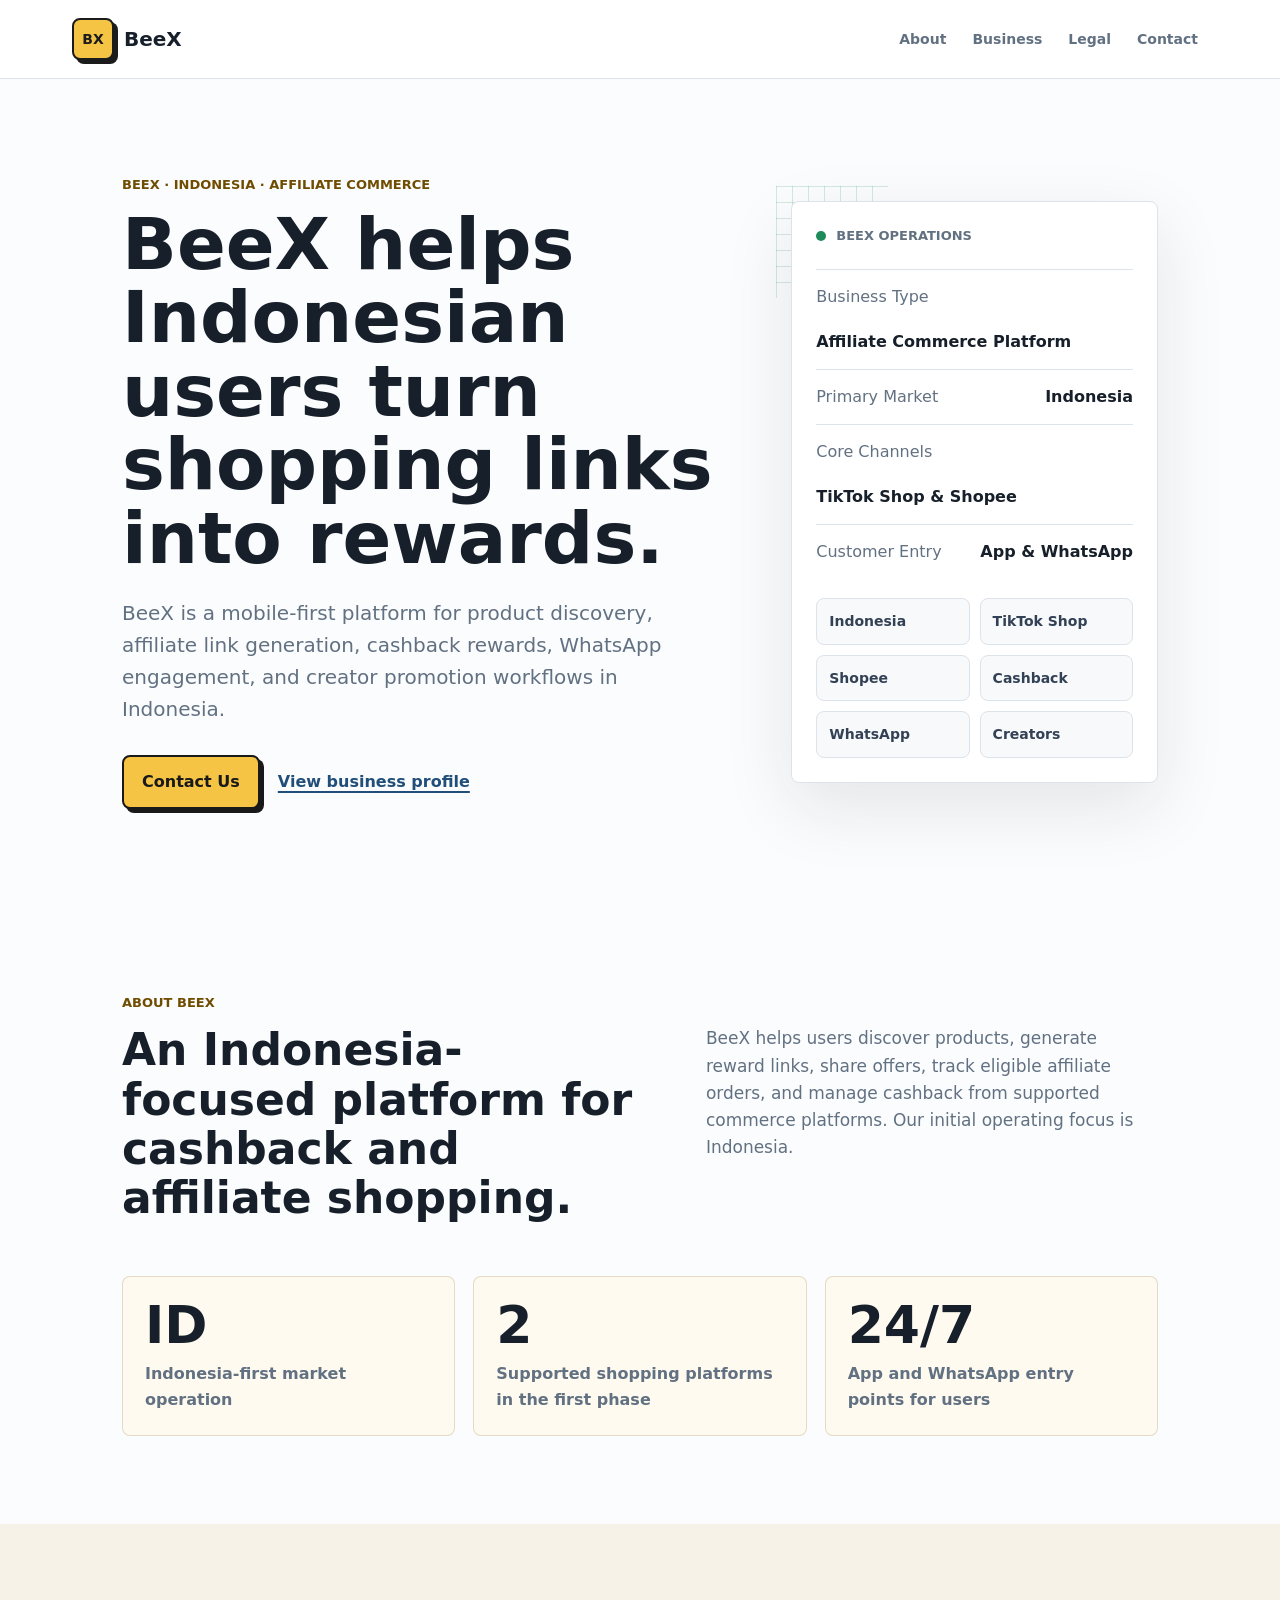
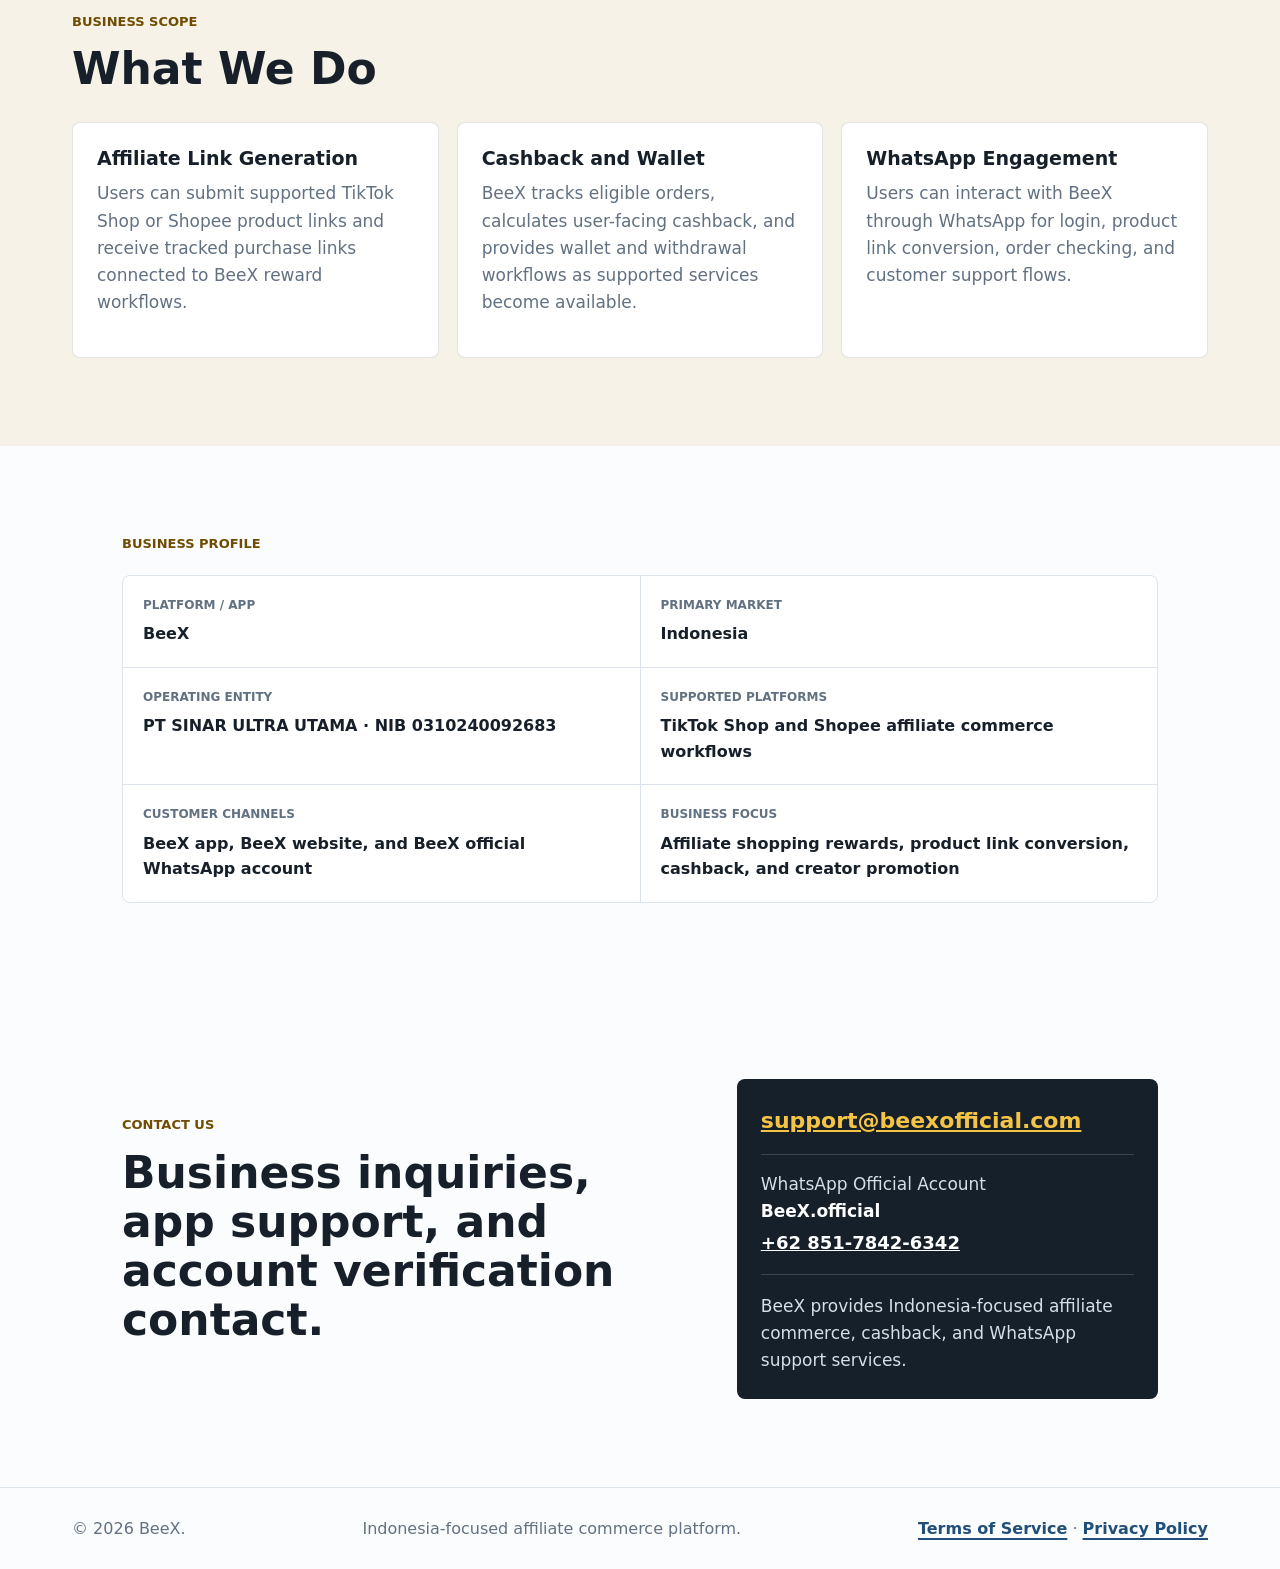
<file: index.html>
<!doctype html>
<html lang="en">
  <head>
    <meta charset="utf-8" />
    <meta name="viewport" content="width=device-width, initial-scale=1" />
    <title>BeeX | Indonesia Affiliate Commerce Platform</title>
    <meta
      name="description"
      content="BeeX is an Indonesia-focused affiliate commerce app for product discovery, cashback, creator promotion, and WhatsApp-based customer engagement."
    />
    <meta name="theme-color" content="#f6c445" />
    <link rel="canonical" href="https://www.beexofficial.com/" />
    <link rel="icon" href="./favicon.svg" type="image/svg+xml" />
    <link rel="stylesheet" href="./styles.css" />
  </head>
  <body>
    <header class="site-header">
      <a class="brand" href="#top" aria-label="BeeX home">
        <span class="brand-mark">BX</span>
        <span>BeeX</span>
      </a>
      <nav class="nav" aria-label="Primary navigation">
        <a href="#about">About</a>
        <a href="#business">Business</a>
        <a href="#legal">Legal</a>
        <a href="#contact">Contact</a>
      </nav>
    </header>

    <main id="top">
      <section class="hero">
        <div class="hero-copy">
          <p class="eyebrow">BeeX · Indonesia · Affiliate Commerce</p>
          <h1>BeeX helps Indonesian users turn shopping links into rewards.</h1>
          <p class="lead">
            BeeX is a mobile-first platform for product discovery, affiliate
            link generation, cashback rewards, WhatsApp engagement, and creator
            promotion workflows in Indonesia.
          </p>
          <div class="hero-actions">
            <a class="button" href="mailto:support@beexofficial.com">Contact Us</a>
            <a class="text-link" href="#legal">View business profile</a>
          </div>
        </div>

        <div class="commerce-card" aria-label="BeeX commerce overview">
          <div class="commerce-card-header">
            <span class="status-dot"></span>
            <span>BeeX Operations</span>
          </div>
          <div class="metric-row">
            <span>Business Type</span>
            <strong>Affiliate Commerce Platform</strong>
          </div>
          <div class="metric-row">
            <span>Primary Market</span>
            <strong>Indonesia</strong>
          </div>
          <div class="metric-row">
            <span>Core Channels</span>
            <strong>TikTok Shop & Shopee</strong>
          </div>
          <div class="metric-row">
            <span>Customer Entry</span>
            <strong>App & WhatsApp</strong>
          </div>
          <div class="channel-grid">
            <span>Indonesia</span>
            <span>TikTok Shop</span>
            <span>Shopee</span>
            <span>Cashback</span>
            <span>WhatsApp</span>
            <span>Creators</span>
          </div>
        </div>
      </section>

      <section id="about" class="section">
        <div class="section-kicker">About BeeX</div>
        <div class="two-column">
          <h2>An Indonesia-focused platform for cashback and affiliate shopping.</h2>
          <p>
            BeeX helps users discover products, generate reward links, share
            offers, track eligible affiliate orders, and manage cashback from
            supported commerce platforms. Our initial operating focus is
            Indonesia.
          </p>
        </div>
        <div class="stats-grid" aria-label="BeeX key facts">
          <article>
            <strong>ID</strong>
            <span>Indonesia-first market operation</span>
          </article>
          <article>
            <strong>2</strong>
            <span>Supported shopping platforms in the first phase</span>
          </article>
          <article>
            <strong>24/7</strong>
            <span>App and WhatsApp entry points for users</span>
          </article>
        </div>
      </section>

      <section id="business" class="section band">
        <div class="section-kicker">Business Scope</div>
        <h2>What We Do</h2>
        <div class="service-grid">
          <article>
            <h3>Affiliate Link Generation</h3>
            <p>
              Users can submit supported TikTok Shop or Shopee product links and
              receive tracked purchase links connected to BeeX reward workflows.
            </p>
          </article>
          <article>
            <h3>Cashback and Wallet</h3>
            <p>
              BeeX tracks eligible orders, calculates user-facing cashback, and
              provides wallet and withdrawal workflows as supported services
              become available.
            </p>
          </article>
          <article>
            <h3>WhatsApp Engagement</h3>
            <p>
              Users can interact with BeeX through WhatsApp for login, product
              link conversion, order checking, and customer support flows.
            </p>
          </article>
        </div>
      </section>

      <section id="legal" class="section">
        <div class="section-kicker">Business Profile</div>
        <div class="profile-panel">
          <dl class="profile-list">
            <div>
              <dt>Platform / App</dt>
              <dd>BeeX</dd>
            </div>
            <div>
              <dt>Primary Market</dt>
              <dd>Indonesia</dd>
            </div>
            <div>
              <dt>Operating Entity</dt>
              <dd>PT SINAR ULTRA UTAMA · NIB 0310240092683</dd>
            </div>
            <div>
              <dt>Supported Platforms</dt>
              <dd>TikTok Shop and Shopee affiliate commerce workflows</dd>
            </div>
            <div>
              <dt>Customer Channels</dt>
              <dd>BeeX app, BeeX website, and BeeX official WhatsApp account</dd>
            </div>
            <div>
              <dt>Business Focus</dt>
              <dd>Affiliate shopping rewards, product link conversion, cashback, and creator promotion</dd>
            </div>
          </dl>
        </div>
      </section>

      <section id="contact" class="section contact-section">
        <div>
          <div class="section-kicker">Contact Us</div>
          <h2>Business inquiries, app support, and account verification contact.</h2>
        </div>
        <div class="contact-card">
          <a href="mailto:support@beexofficial.com">support@beexofficial.com</a>
          <p class="contact-line">
            WhatsApp Official Account<br />
            <strong>BeeX.official</strong><br />
            <a href="https://wa.me/6285178426342">+62 851-7842-6342</a>
          </p>
          <p>
            BeeX provides Indonesia-focused affiliate commerce, cashback, and
            WhatsApp support services.
          </p>
        </div>
      </section>
    </main>

    <footer class="site-footer">
      <span>© 2026 BeeX.</span>
      <span>Indonesia-focused affiliate commerce platform.</span>
      <span><a href="./terms.html">Terms of Service</a> · <a href="./privacy.html">Privacy Policy</a></span>
    </footer>
  </body>
</html>
</file>
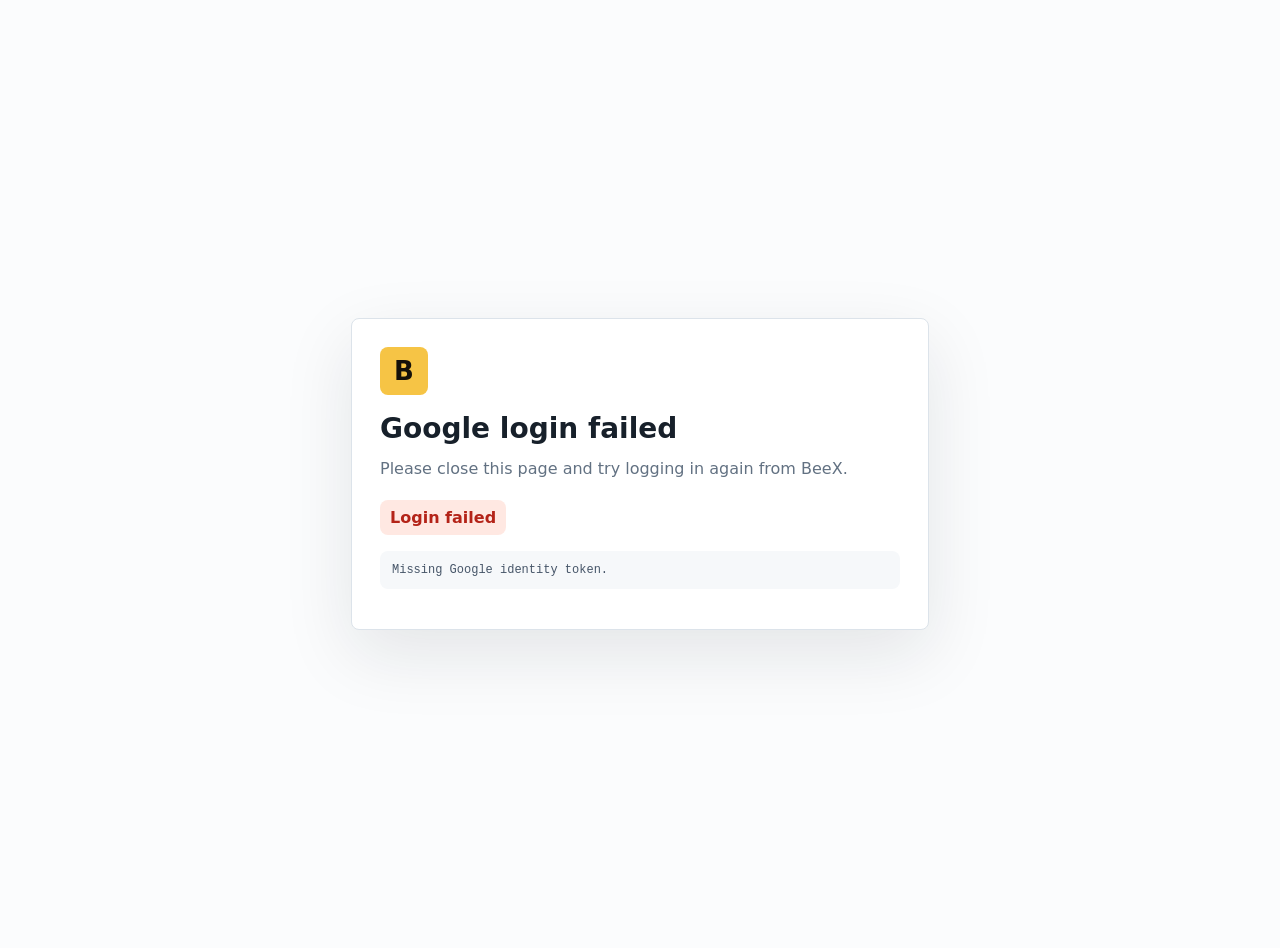
<file: google-login-callback.html>
<!doctype html>
<html lang="en">
  <head>
    <meta charset="utf-8" />
    <meta name="viewport" content="width=device-width, initial-scale=1" />
    <title>Google Login Callback | BeeX</title>
    <meta name="robots" content="noindex, nofollow" />
    <link rel="icon" href="./favicon.svg" type="image/svg+xml" />
    <style>
      :root {
        font-family: Inter, ui-sans-serif, system-ui, -apple-system, BlinkMacSystemFont, "Segoe UI", sans-serif;
        color: #17202a;
        background: #fbfcfd;
      }

      body {
        display: grid;
        min-height: 100vh;
        margin: 0;
        place-items: center;
        padding: 24px;
      }

      main {
        width: min(520px, 100%);
        padding: 28px;
        background: #fff;
        border: 1px solid #dce3ea;
        border-radius: 8px;
        box-shadow: 0 24px 70px rgba(23, 32, 42, 0.1);
      }

      .mark {
        display: inline-grid;
        width: 48px;
        height: 48px;
        margin-bottom: 18px;
        place-items: center;
        border-radius: 8px;
        background: #f6c445;
        color: #15110a;
        font-size: 26px;
        font-weight: 900;
      }

      h1 {
        margin: 0 0 12px;
        font-size: 28px;
        line-height: 1.15;
      }

      p {
        margin: 0;
        color: #627182;
        line-height: 1.55;
      }

      .status {
        display: inline-block;
        margin-top: 18px;
        padding: 8px 10px;
        background: #f6c445;
        border-radius: 8px;
        color: #1b1b1b;
        font-weight: 800;
      }

      .status.error {
        background: #ffe8e2;
        color: #b42318;
      }

      .status.success {
        background: #e2f8ec;
        color: #087443;
      }

      .debug {
        display: none;
        margin-top: 16px;
        padding: 12px;
        border-radius: 8px;
        background: #f6f8fa;
        color: #465568;
        font: 12px ui-monospace, SFMono-Regular, Menlo, Monaco, Consolas, "Liberation Mono", monospace;
        white-space: pre-wrap;
        word-break: break-word;
      }

      .debug.show {
        display: block;
      }
    </style>
  </head>
  <body>
    <main>
      <div class="mark">B</div>
      <h1 id="title">Completing Google login</h1>
      <p id="description">Please keep this page open. BeeX is verifying your Google account.</p>
      <div id="status" class="status">Processing...</div>
      <pre id="debug" class="debug"></pre>
    </main>

    <script>
      // 环境感知:按 state.returnUrl 的 host 决定后端(生产 h5-id→api-id;测试 h5-id-test→api-id-test)。生产 www 上默认生产。
      function isTestReturn(returnUrl) {
        try { return new URL(returnUrl || "", window.location.origin).hostname.includes("-test"); } catch (e) { return false; }
      }
      function apiBaseFor(returnUrl) { return isTestReturn(returnUrl) ? "https://api-id-test.beexofficial.com" : "https://api-id.beexofficial.com"; }
      const H5_FALLBACK_URL = "https://h5-id.beexofficial.com/";
      const searchParams = new URLSearchParams(window.location.search);
      const hashParams = new URLSearchParams(window.location.hash.startsWith("#") ? window.location.hash.slice(1) : window.location.hash);
      const statusEl = document.getElementById("status");
      const titleEl = document.getElementById("title");
      const descriptionEl = document.getElementById("description");
      const debugEl = document.getElementById("debug");

      function setStatus(kind, title, description, detail) {
        statusEl.className = `status ${kind || ""}`.trim();
        statusEl.textContent = kind === "error" ? "Login failed" : kind === "success" ? "Login complete" : "Processing...";
        titleEl.textContent = title;
        descriptionEl.textContent = description;
        if (detail) {
          debugEl.textContent = detail;
          debugEl.classList.add("show");
        }
      }

      function decodeBase64UrlJson(value) {
        try {
          const normalized = value.replace(/-/g, "+").replace(/_/g, "/");
          const padded = normalized.padEnd(normalized.length + ((4 - (normalized.length % 4)) % 4), "=");
          const binary = atob(padded);
          const bytes = Array.from(binary, (char) => `%${char.charCodeAt(0).toString(16).padStart(2, "0")}`).join("");
          return JSON.parse(decodeURIComponent(bytes));
        } catch {
          return null;
        }
      }

      function encodeAuth(auth) {
        const json = JSON.stringify(auth);
        const binary = unescape(encodeURIComponent(json));
        return btoa(binary).replace(/\+/g, "-").replace(/\//g, "_").replace(/=+$/g, "");
      }

      function safeReturnUrl(value) {
        if (!value) return H5_FALLBACK_URL;
        try {
          const url = new URL(value, window.location.origin);
          const allowedHosts = new Set([
            "h5-id.beexofficial.com",
            "h5-id-test.beexofficial.com",
            "www.beexofficial.com",
            "beexofficial.com",
            "localhost",
            "127.0.0.1"
          ]);
          return allowedHosts.has(url.hostname) ? url.toString() : H5_FALLBACK_URL;
        } catch {
          return H5_FALLBACK_URL;
        }
      }

      function postAuthToOpener(auth) {
        if (!window.opener || window.opener.closed) {
          return false;
        }
        window.opener.postMessage({ type: "BEEX_AUTH_SUCCESS", auth }, "*");
        return true;
      }

      function redirectWithAuth(auth, returnUrl) {
        const url = new URL(safeReturnUrl(returnUrl), window.location.origin);
        url.searchParams.set("provider", "GOOGLE");
        url.searchParams.set("login", "success");
        url.hash = `beex_auth=${encodeAuth(auth)}`;
        window.location.replace(url.toString());
      }

      function closeSoon() {
        window.setTimeout(() => {
          window.close();
        }, 900);
      }

      async function completeLogin() {
        const error = searchParams.get("error") || hashParams.get("error") || "";
        const errorDescription = searchParams.get("error_description") || hashParams.get("error_description") || "";
        const idToken = hashParams.get("id_token") || searchParams.get("id_token") || "";
        const stateValue = hashParams.get("state") || searchParams.get("state") || "";
        const state = decodeBase64UrlJson(stateValue) || {};
        const apiBase = apiBaseFor(state.returnUrl);

        if (error) {
          throw new Error(errorDescription || error);
        }
        if (!idToken) {
          throw new Error("Missing Google identity token.");
        }

        const response = await fetch(`${apiBase}/api/v1/auth/google/id-token`, {
          method: "POST",
          headers: {
            Accept: "application/json",
            "Content-Type": "application/json"
          },
          credentials: "omit",
          body: JSON.stringify({
            countryCode: state.countryCode || "ID",
            deviceId: state.deviceId || "google_web_callback",
            idToken,
            nonce: state.nonce || ""
          })
        });
        const body = await response.json().catch(() => null);
        if (!response.ok || !body || body.success === false || !body.data) {
          throw new Error(body?.message || `Google login callback failed: ${response.status}`);
        }

        const auth = body.data;
        setStatus("success", "Google login complete", "You can return to BeeX now.");
        if (postAuthToOpener(auth)) {
          closeSoon();
          return;
        }
        redirectWithAuth(auth, state.returnUrl);
      }

      completeLogin().catch((error) => {
        setStatus("error", "Google login failed", "Please close this page and try logging in again from BeeX.", error.message || String(error));
      });
    </script>
  </body>
</html>
</file>
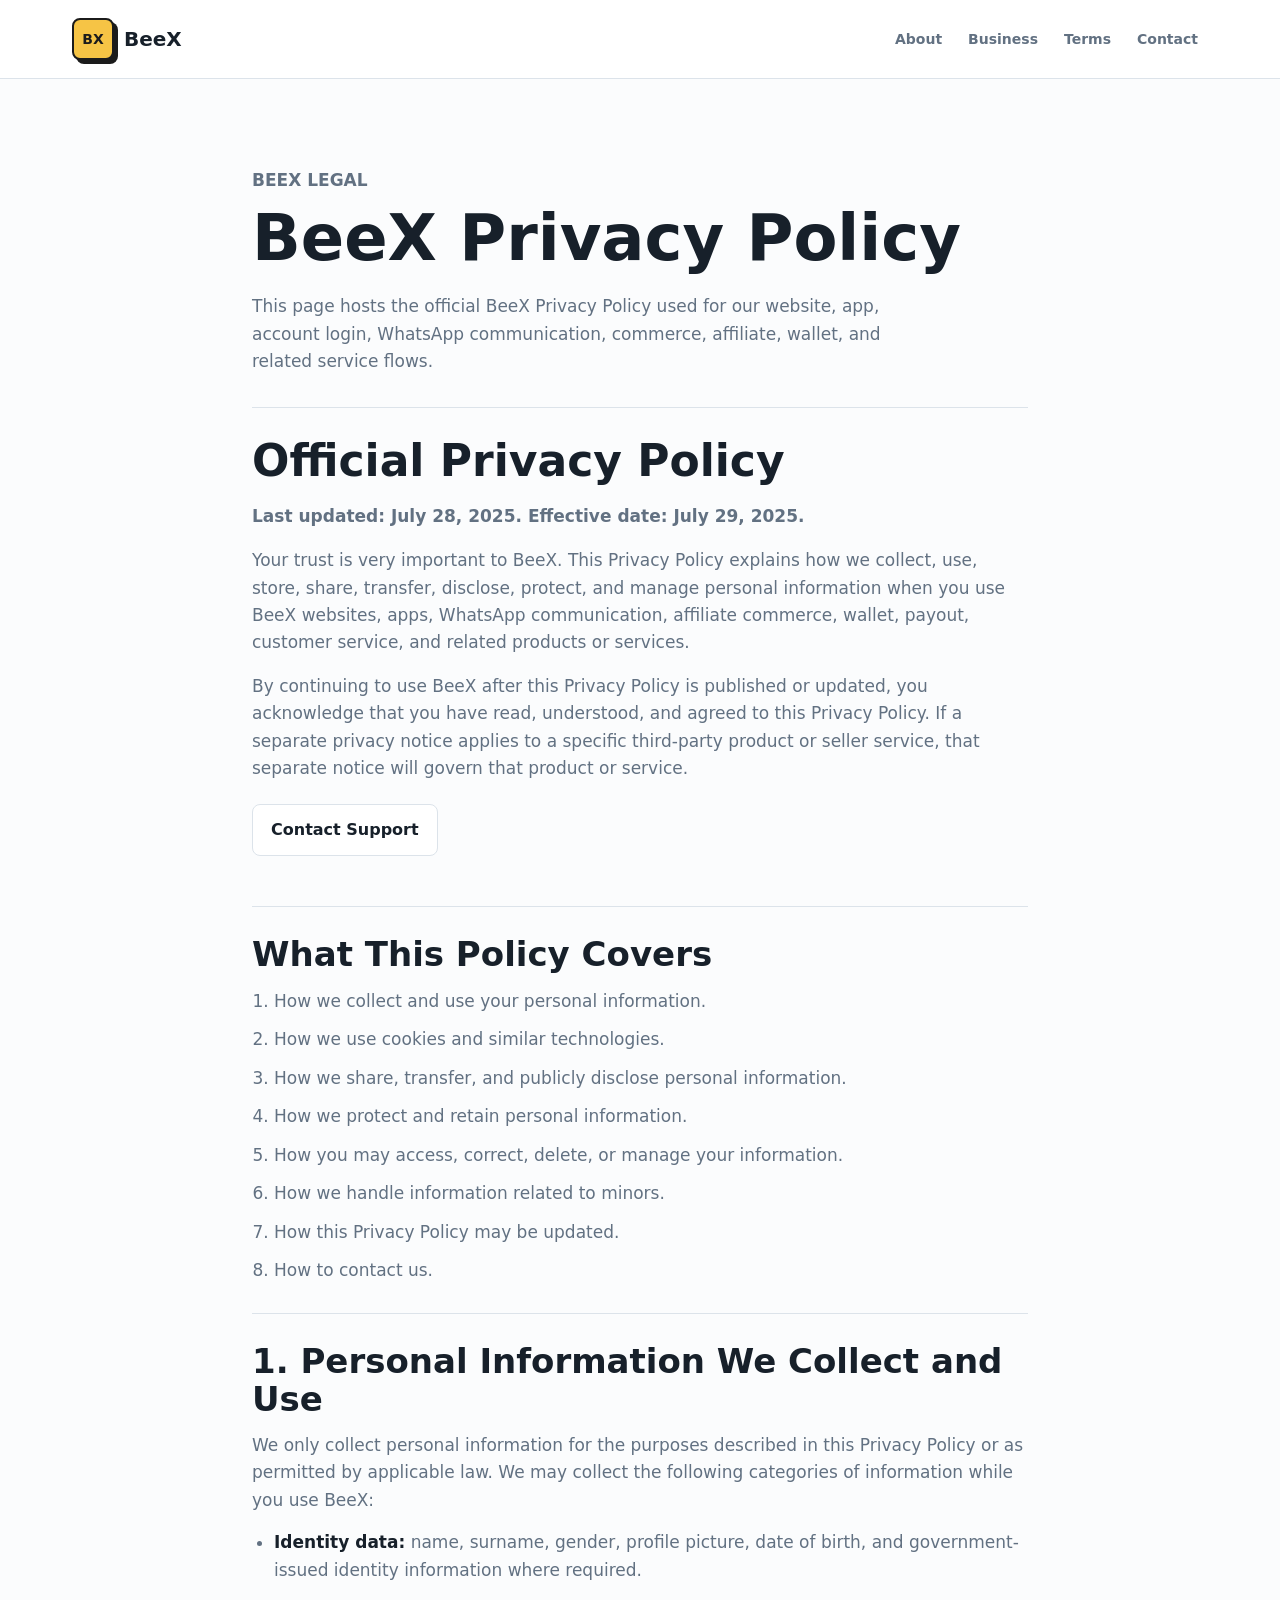
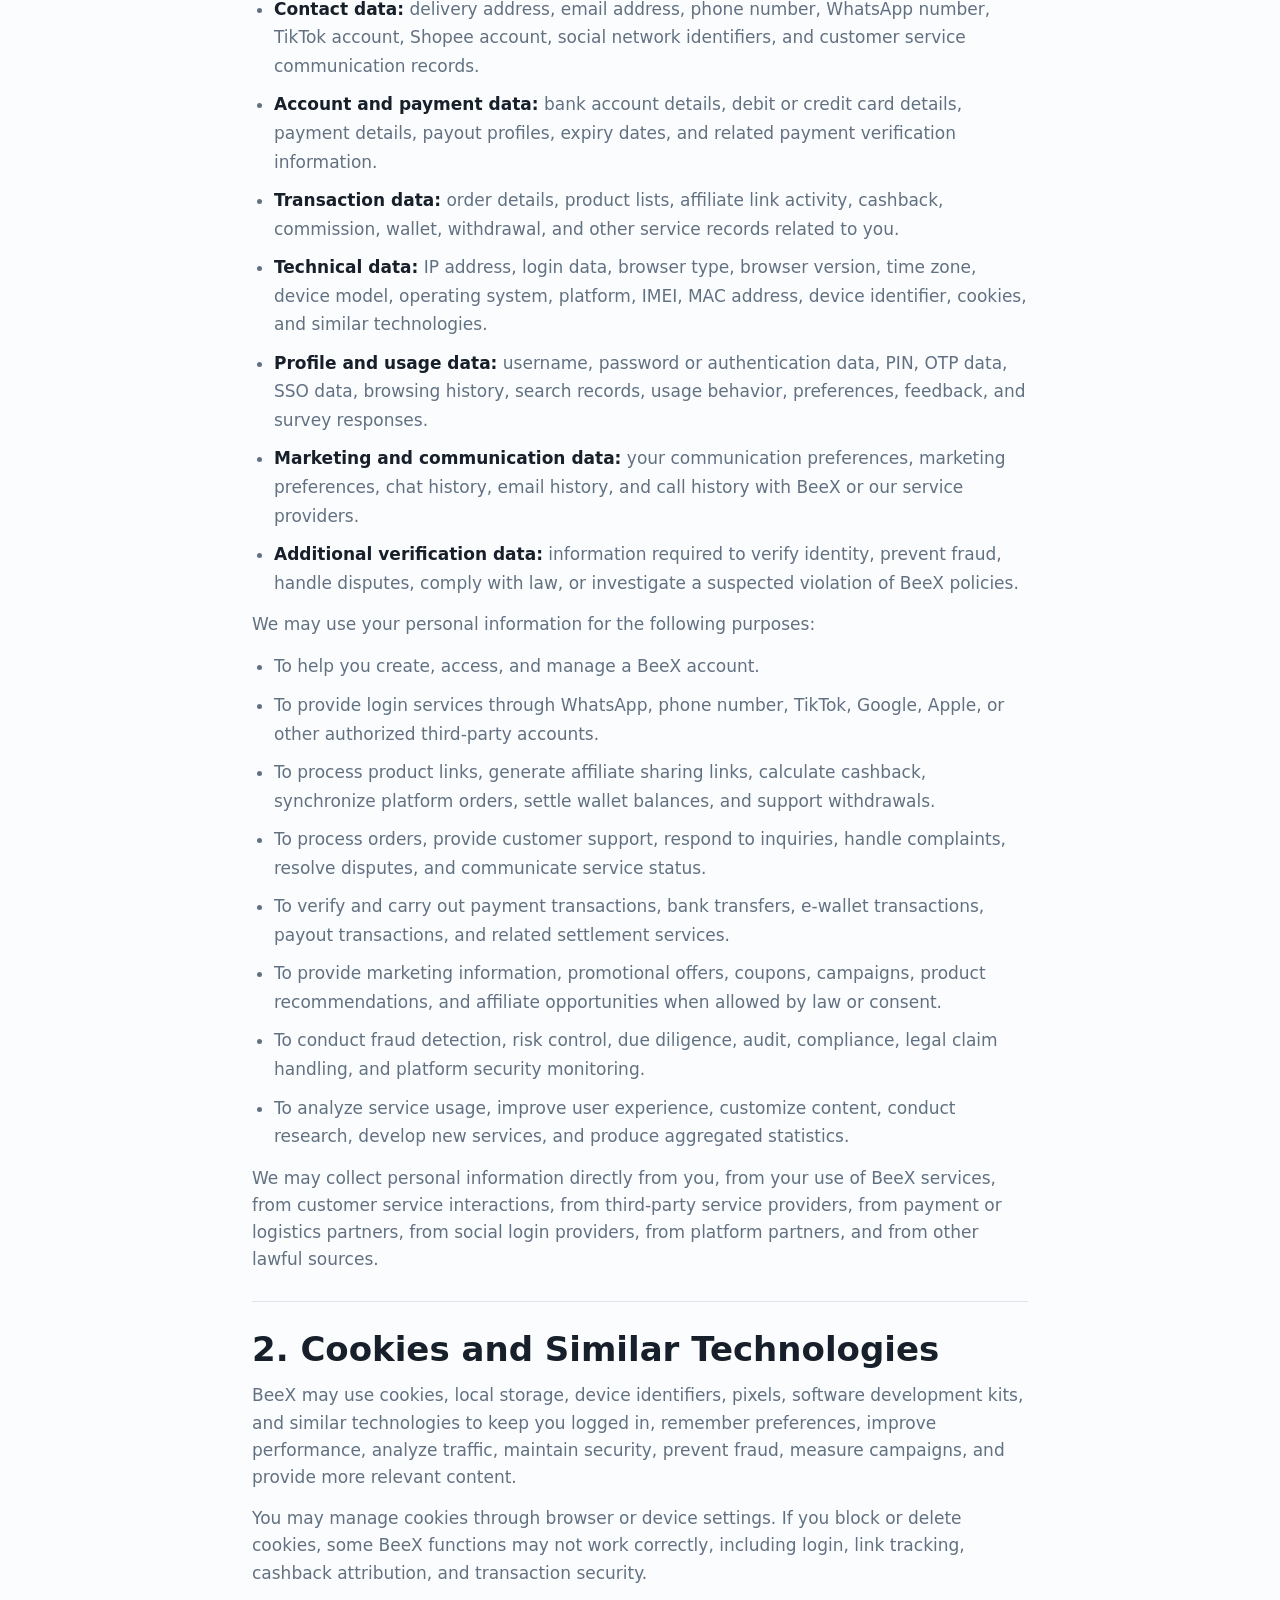
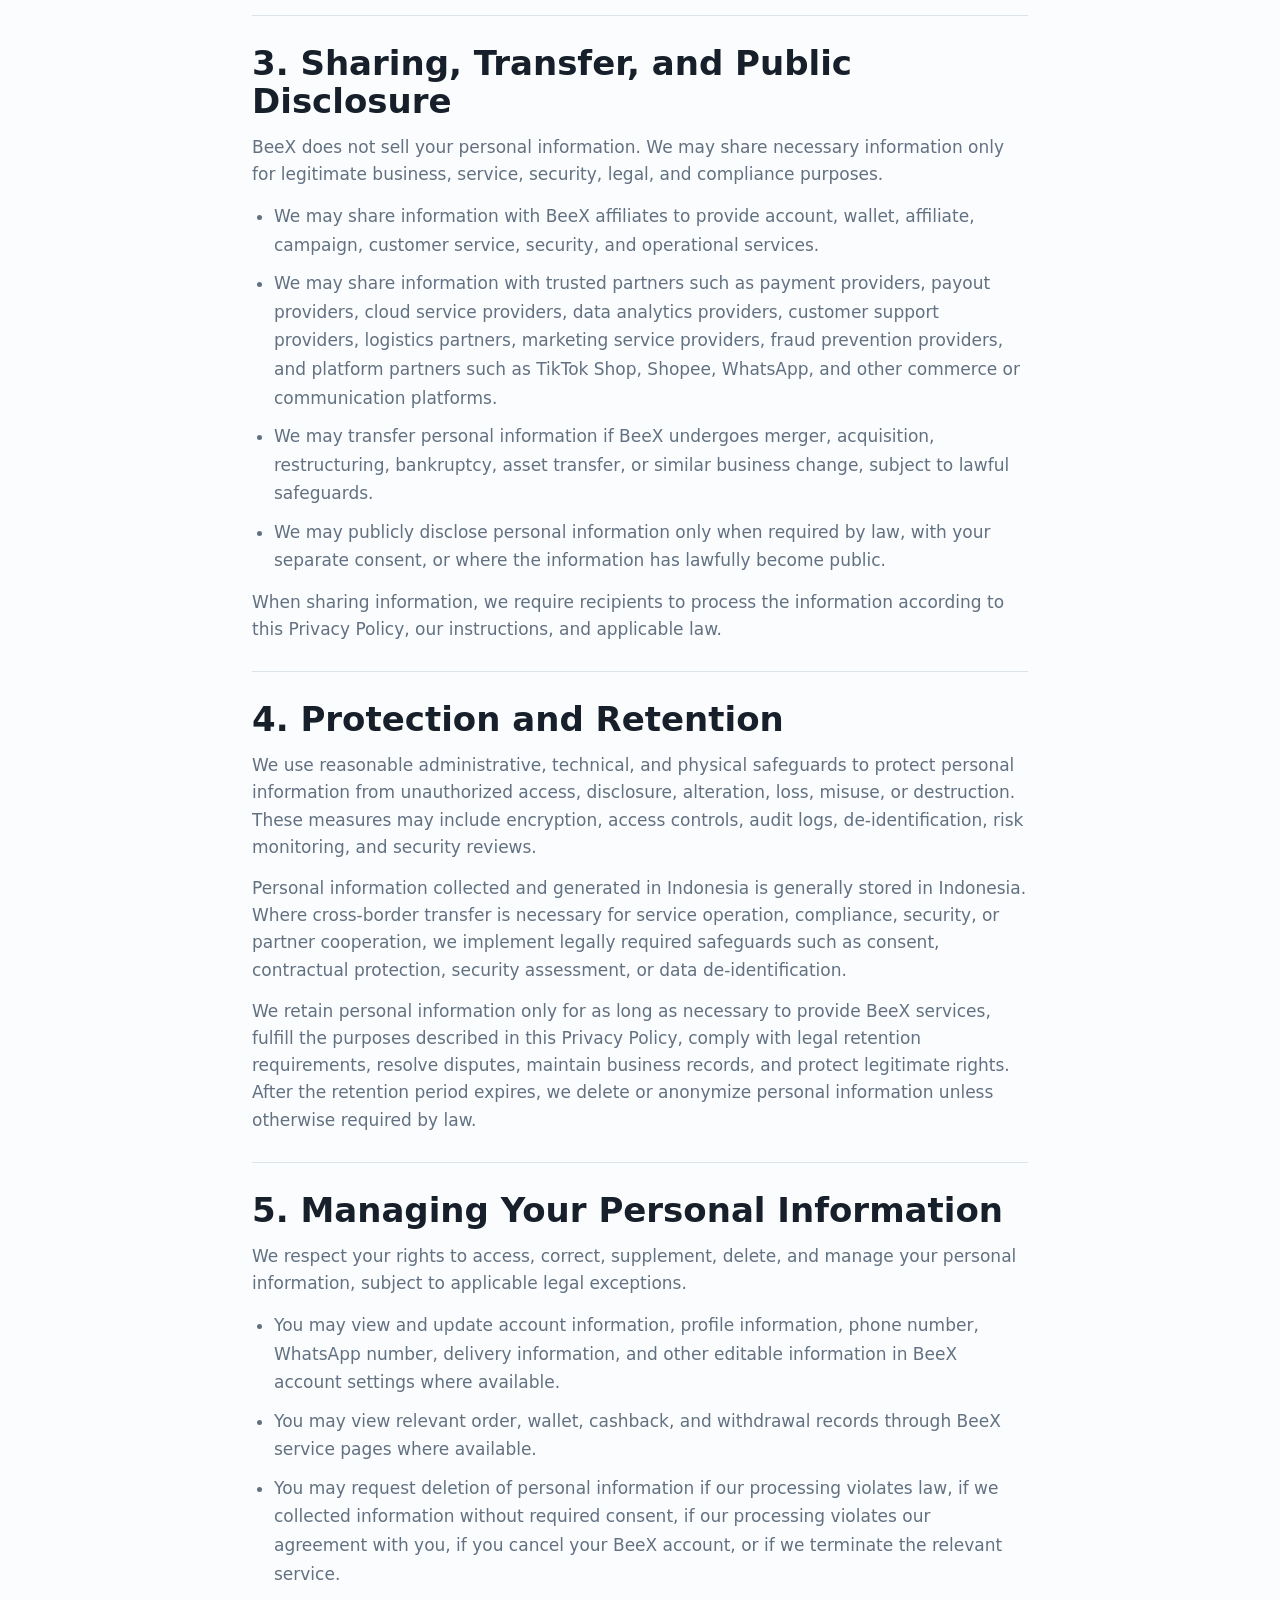
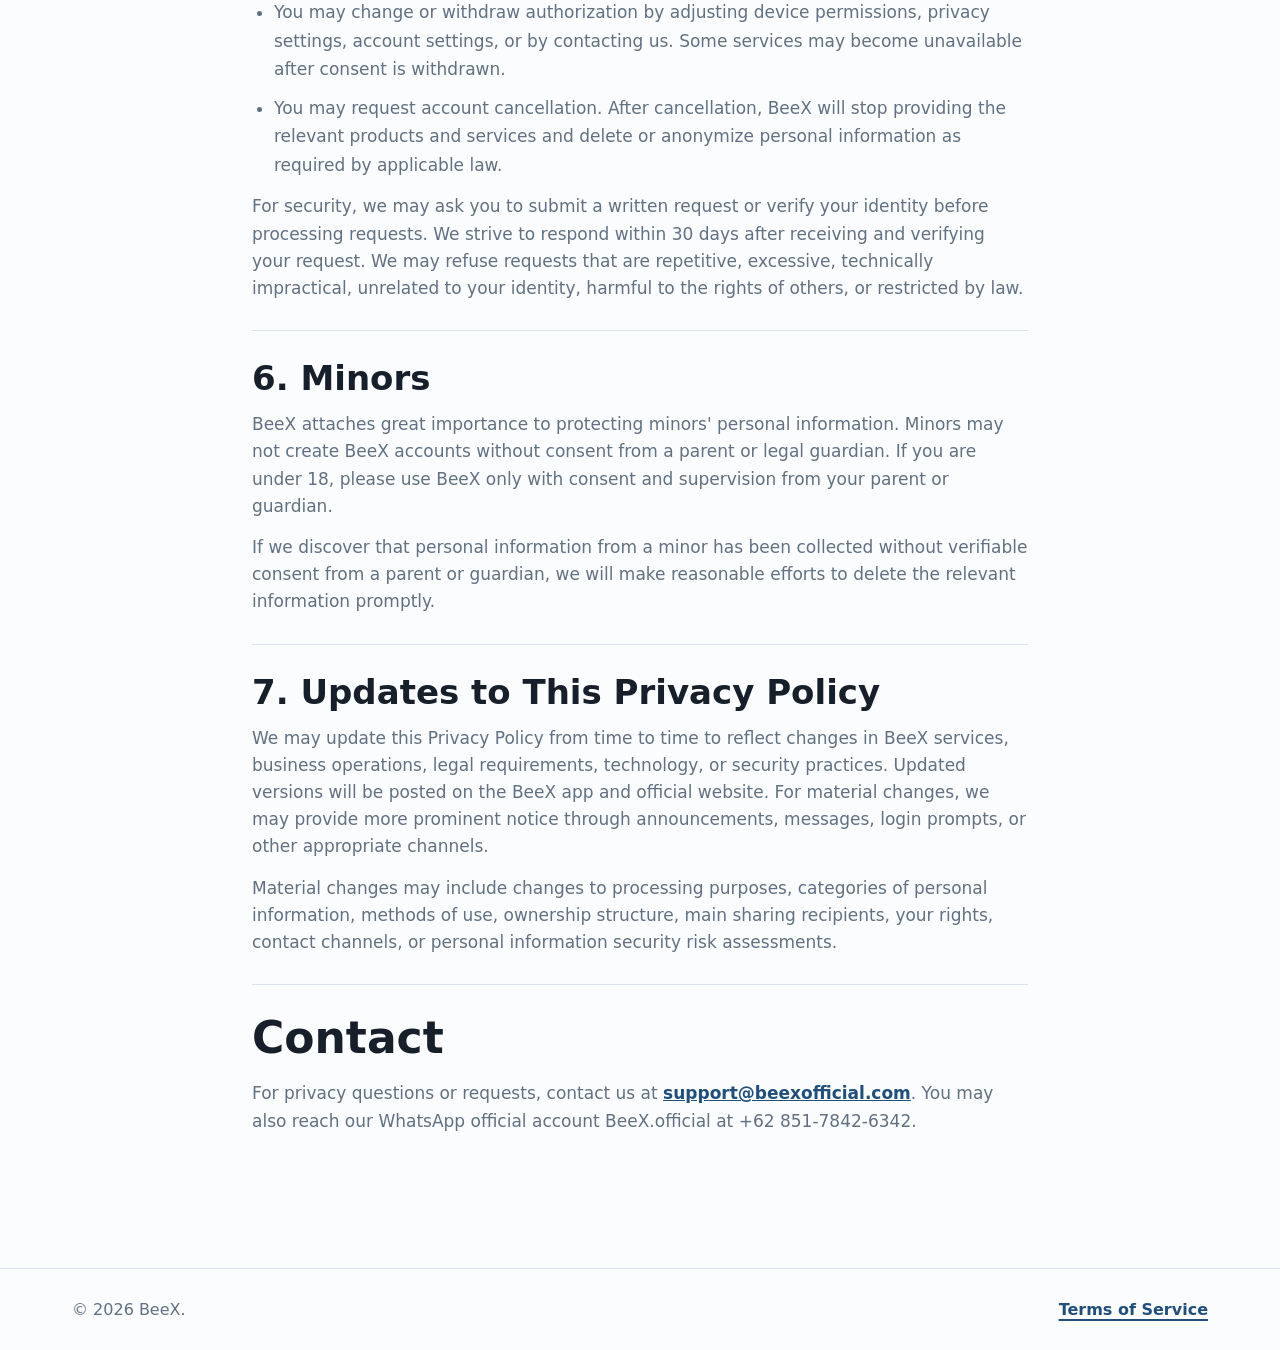
<file: privacy.html>
<!doctype html>
<html lang="en">
  <head>
    <meta charset="utf-8" />
    <meta name="viewport" content="width=device-width, initial-scale=1" />
    <title>Privacy Policy | BeeX</title>
    <meta name="description" content="Official BeeX Privacy Policy." />
    <meta name="robots" content="index, follow" />
    <link rel="canonical" href="https://www.beexofficial.com/privacy.html" />
    <link rel="icon" href="./favicon.svg" type="image/svg+xml" />
    <link rel="stylesheet" href="./styles.css" />
  </head>
  <body>
    <header class="site-header">
      <a class="brand" href="./index.html" aria-label="BeeX home">
        <span class="brand-mark">BX</span>
        <span>BeeX</span>
      </a>
      <nav class="nav" aria-label="Primary navigation">
        <a href="./index.html#about">About</a>
        <a href="./index.html#business">Business</a>
        <a href="./terms.html">Terms</a>
        <a href="mailto:support@beexofficial.com">Contact</a>
      </nav>
    </header>

    <main class="legal-page">
      <p class="eyebrow">BeeX Legal</p>
      <h1>BeeX Privacy Policy</h1>
      <p class="lead">
        This page hosts the official BeeX Privacy Policy used for our website,
        app, account login, WhatsApp communication, commerce, affiliate, wallet,
        and related service flows.
      </p>

      <section class="legal-document-card">
        <h2>Official Privacy Policy</h2>
        <p class="legal-meta">
          Last updated: July 28, 2025. Effective date: July 29, 2025.
        </p>
        <p>
          Your trust is very important to BeeX. This Privacy Policy explains how
          we collect, use, store, share, transfer, disclose, protect, and manage
          personal information when you use BeeX websites, apps, WhatsApp
          communication, affiliate commerce, wallet, payout, customer service,
          and related products or services.
        </p>
        <p>
          By continuing to use BeeX after this Privacy Policy is published or
          updated, you acknowledge that you have read, understood, and agreed to
          this Privacy Policy. If a separate privacy notice applies to a specific
          third-party product or seller service, that separate notice will govern
          that product or service.
        </p>
        <div class="legal-actions">
          <a class="button secondary" href="mailto:support@beexofficial.com">Contact Support</a>
        </div>
      </section>

      <section class="legal-content">
        <h2>What This Policy Covers</h2>
        <ol class="legal-list">
          <li>How we collect and use your personal information.</li>
          <li>How we use cookies and similar technologies.</li>
          <li>How we share, transfer, and publicly disclose personal information.</li>
          <li>How we protect and retain personal information.</li>
          <li>How you may access, correct, delete, or manage your information.</li>
          <li>How we handle information related to minors.</li>
          <li>How this Privacy Policy may be updated.</li>
          <li>How to contact us.</li>
        </ol>
      </section>

      <section class="legal-content">
        <h2>1. Personal Information We Collect and Use</h2>
        <p>
          We only collect personal information for the purposes described in this
          Privacy Policy or as permitted by applicable law. We may collect the
          following categories of information while you use BeeX:
        </p>
        <ul class="legal-list">
          <li><strong>Identity data:</strong> name, surname, gender, profile picture, date of birth, and government-issued identity information where required.</li>
          <li><strong>Contact data:</strong> delivery address, email address, phone number, WhatsApp number, TikTok account, Shopee account, social network identifiers, and customer service communication records.</li>
          <li><strong>Account and payment data:</strong> bank account details, debit or credit card details, payment details, payout profiles, expiry dates, and related payment verification information.</li>
          <li><strong>Transaction data:</strong> order details, product lists, affiliate link activity, cashback, commission, wallet, withdrawal, and other service records related to you.</li>
          <li><strong>Technical data:</strong> IP address, login data, browser type, browser version, time zone, device model, operating system, platform, IMEI, MAC address, device identifier, cookies, and similar technologies.</li>
          <li><strong>Profile and usage data:</strong> username, password or authentication data, PIN, OTP data, SSO data, browsing history, search records, usage behavior, preferences, feedback, and survey responses.</li>
          <li><strong>Marketing and communication data:</strong> your communication preferences, marketing preferences, chat history, email history, and call history with BeeX or our service providers.</li>
          <li><strong>Additional verification data:</strong> information required to verify identity, prevent fraud, handle disputes, comply with law, or investigate a suspected violation of BeeX policies.</li>
        </ul>
        <p>We may use your personal information for the following purposes:</p>
        <ul class="legal-list">
          <li>To help you create, access, and manage a BeeX account.</li>
          <li>To provide login services through WhatsApp, phone number, TikTok, Google, Apple, or other authorized third-party accounts.</li>
          <li>To process product links, generate affiliate sharing links, calculate cashback, synchronize platform orders, settle wallet balances, and support withdrawals.</li>
          <li>To process orders, provide customer support, respond to inquiries, handle complaints, resolve disputes, and communicate service status.</li>
          <li>To verify and carry out payment transactions, bank transfers, e-wallet transactions, payout transactions, and related settlement services.</li>
          <li>To provide marketing information, promotional offers, coupons, campaigns, product recommendations, and affiliate opportunities when allowed by law or consent.</li>
          <li>To conduct fraud detection, risk control, due diligence, audit, compliance, legal claim handling, and platform security monitoring.</li>
          <li>To analyze service usage, improve user experience, customize content, conduct research, develop new services, and produce aggregated statistics.</li>
        </ul>
        <p>
          We may collect personal information directly from you, from your use of
          BeeX services, from customer service interactions, from third-party
          service providers, from payment or logistics partners, from social login
          providers, from platform partners, and from other lawful sources.
        </p>
      </section>

      <section class="legal-content">
        <h2>2. Cookies and Similar Technologies</h2>
        <p>
          BeeX may use cookies, local storage, device identifiers, pixels,
          software development kits, and similar technologies to keep you logged
          in, remember preferences, improve performance, analyze traffic,
          maintain security, prevent fraud, measure campaigns, and provide more
          relevant content.
        </p>
        <p>
          You may manage cookies through browser or device settings. If you block
          or delete cookies, some BeeX functions may not work correctly,
          including login, link tracking, cashback attribution, and transaction
          security.
        </p>
      </section>

      <section class="legal-content">
        <h2>3. Sharing, Transfer, and Public Disclosure</h2>
        <p>
          BeeX does not sell your personal information. We may share necessary
          information only for legitimate business, service, security, legal, and
          compliance purposes.
        </p>
        <ul class="legal-list">
          <li>We may share information with BeeX affiliates to provide account, wallet, affiliate, campaign, customer service, security, and operational services.</li>
          <li>We may share information with trusted partners such as payment providers, payout providers, cloud service providers, data analytics providers, customer support providers, logistics partners, marketing service providers, fraud prevention providers, and platform partners such as TikTok Shop, Shopee, WhatsApp, and other commerce or communication platforms.</li>
          <li>We may transfer personal information if BeeX undergoes merger, acquisition, restructuring, bankruptcy, asset transfer, or similar business change, subject to lawful safeguards.</li>
          <li>We may publicly disclose personal information only when required by law, with your separate consent, or where the information has lawfully become public.</li>
        </ul>
        <p>
          When sharing information, we require recipients to process the
          information according to this Privacy Policy, our instructions, and
          applicable law.
        </p>
      </section>

      <section class="legal-content">
        <h2>4. Protection and Retention</h2>
        <p>
          We use reasonable administrative, technical, and physical safeguards to
          protect personal information from unauthorized access, disclosure,
          alteration, loss, misuse, or destruction. These measures may include
          encryption, access controls, audit logs, de-identification, risk
          monitoring, and security reviews.
        </p>
        <p>
          Personal information collected and generated in Indonesia is generally
          stored in Indonesia. Where cross-border transfer is necessary for
          service operation, compliance, security, or partner cooperation, we
          implement legally required safeguards such as consent, contractual
          protection, security assessment, or data de-identification.
        </p>
        <p>
          We retain personal information only for as long as necessary to provide
          BeeX services, fulfill the purposes described in this Privacy Policy,
          comply with legal retention requirements, resolve disputes, maintain
          business records, and protect legitimate rights. After the retention
          period expires, we delete or anonymize personal information unless
          otherwise required by law.
        </p>
      </section>

      <section class="legal-content">
        <h2>5. Managing Your Personal Information</h2>
        <p>
          We respect your rights to access, correct, supplement, delete, and
          manage your personal information, subject to applicable legal
          exceptions.
        </p>
        <ul class="legal-list">
          <li>You may view and update account information, profile information, phone number, WhatsApp number, delivery information, and other editable information in BeeX account settings where available.</li>
          <li>You may view relevant order, wallet, cashback, and withdrawal records through BeeX service pages where available.</li>
          <li>You may request deletion of personal information if our processing violates law, if we collected information without required consent, if our processing violates our agreement with you, if you cancel your BeeX account, or if we terminate the relevant service.</li>
          <li>You may change or withdraw authorization by adjusting device permissions, privacy settings, account settings, or by contacting us. Some services may become unavailable after consent is withdrawn.</li>
          <li>You may request account cancellation. After cancellation, BeeX will stop providing the relevant products and services and delete or anonymize personal information as required by applicable law.</li>
        </ul>
        <p>
          For security, we may ask you to submit a written request or verify your
          identity before processing requests. We strive to respond within 30
          days after receiving and verifying your request. We may refuse requests
          that are repetitive, excessive, technically impractical, unrelated to
          your identity, harmful to the rights of others, or restricted by law.
        </p>
      </section>

      <section class="legal-content">
        <h2>6. Minors</h2>
        <p>
          BeeX attaches great importance to protecting minors' personal
          information. Minors may not create BeeX accounts without consent from a
          parent or legal guardian. If you are under 18, please use BeeX only with
          consent and supervision from your parent or guardian.
        </p>
        <p>
          If we discover that personal information from a minor has been
          collected without verifiable consent from a parent or guardian, we will
          make reasonable efforts to delete the relevant information promptly.
        </p>
      </section>

      <section class="legal-content">
        <h2>7. Updates to This Privacy Policy</h2>
        <p>
          We may update this Privacy Policy from time to time to reflect changes
          in BeeX services, business operations, legal requirements, technology,
          or security practices. Updated versions will be posted on the BeeX app
          and official website. For material changes, we may provide more
          prominent notice through announcements, messages, login prompts, or
          other appropriate channels.
        </p>
        <p>
          Material changes may include changes to processing purposes, categories
          of personal information, methods of use, ownership structure, main
          sharing recipients, your rights, contact channels, or personal
          information security risk assessments.
        </p>
      </section>

      <section>
        <h2>Contact</h2>
        <p>
          For privacy questions or requests, contact us at
          <a href="mailto:support@beexofficial.com">support@beexofficial.com</a>.
          You may also reach our WhatsApp official account BeeX.official at
          +62 851-7842-6342.
        </p>
      </section>
    </main>

    <footer class="site-footer">
      <span>© 2026 BeeX.</span>
      <span><a href="./terms.html">Terms of Service</a></span>
    </footer>
  </body>
</html>
</file>
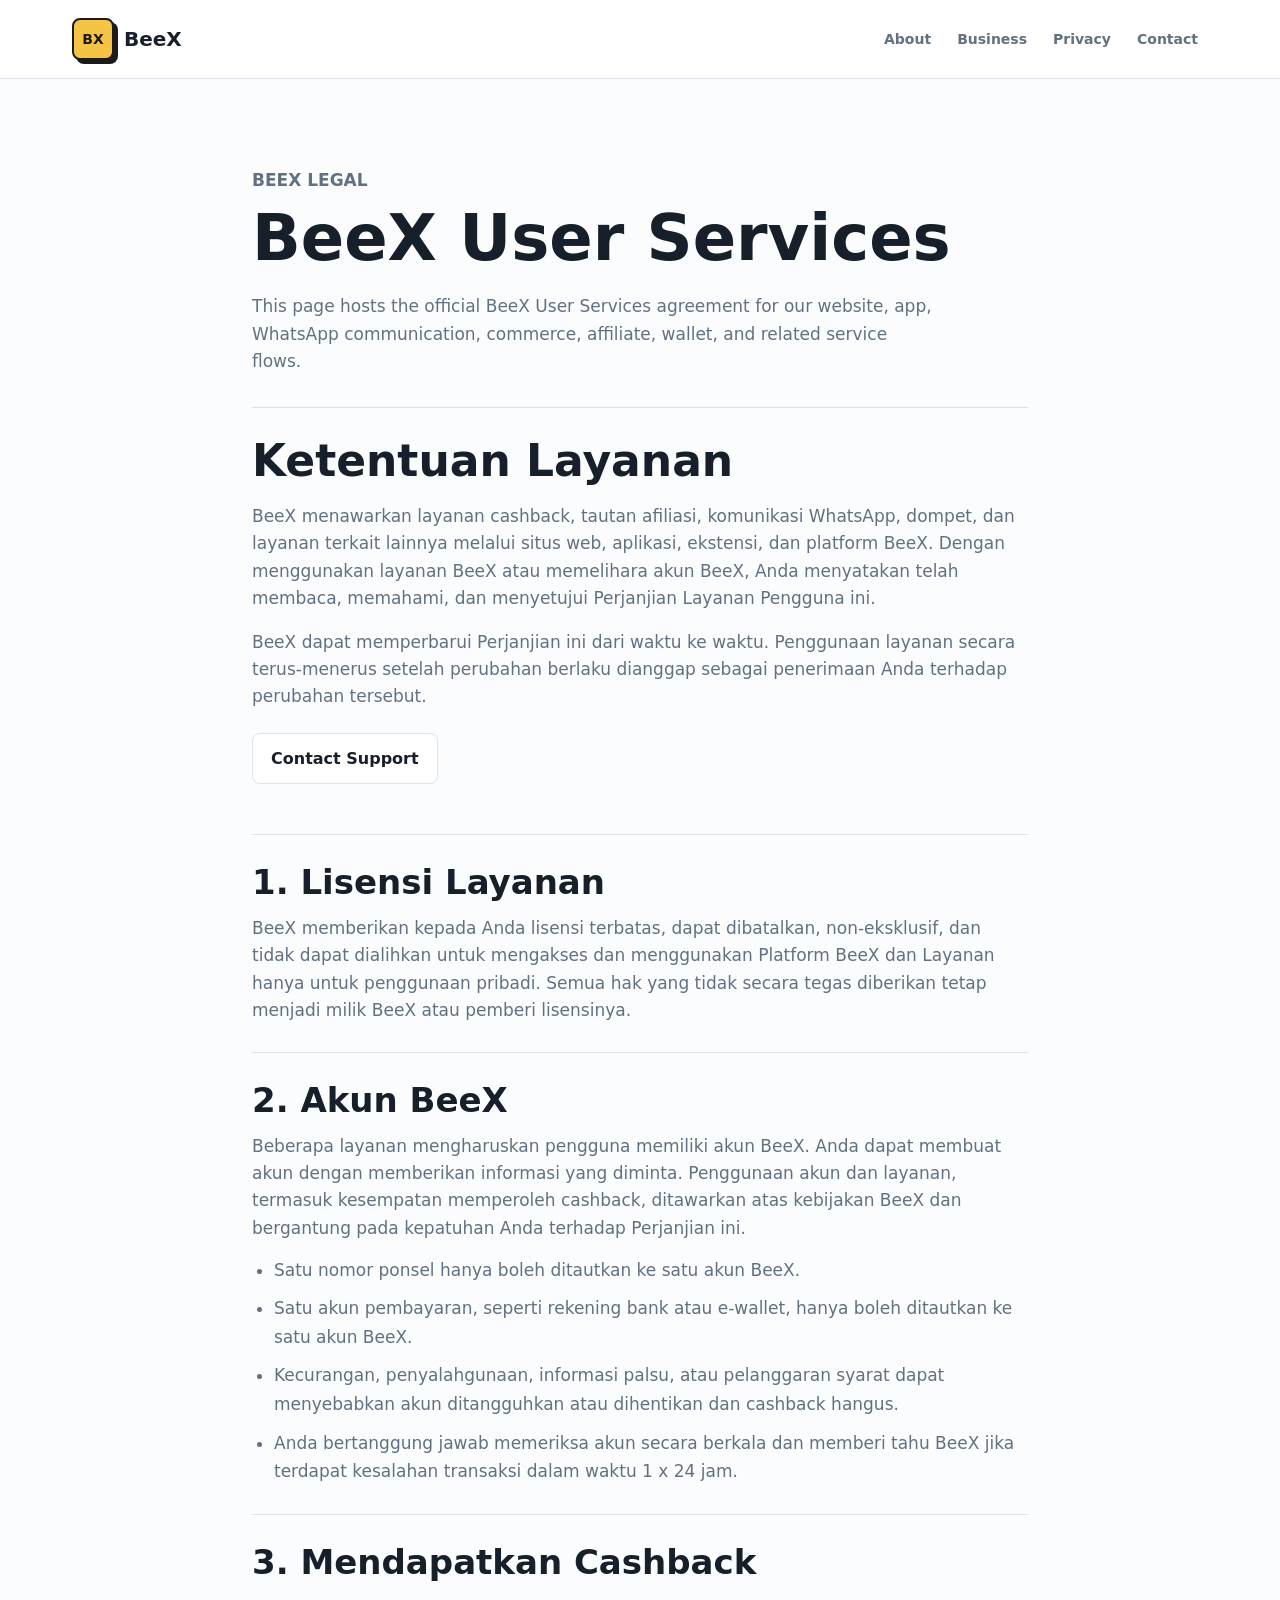
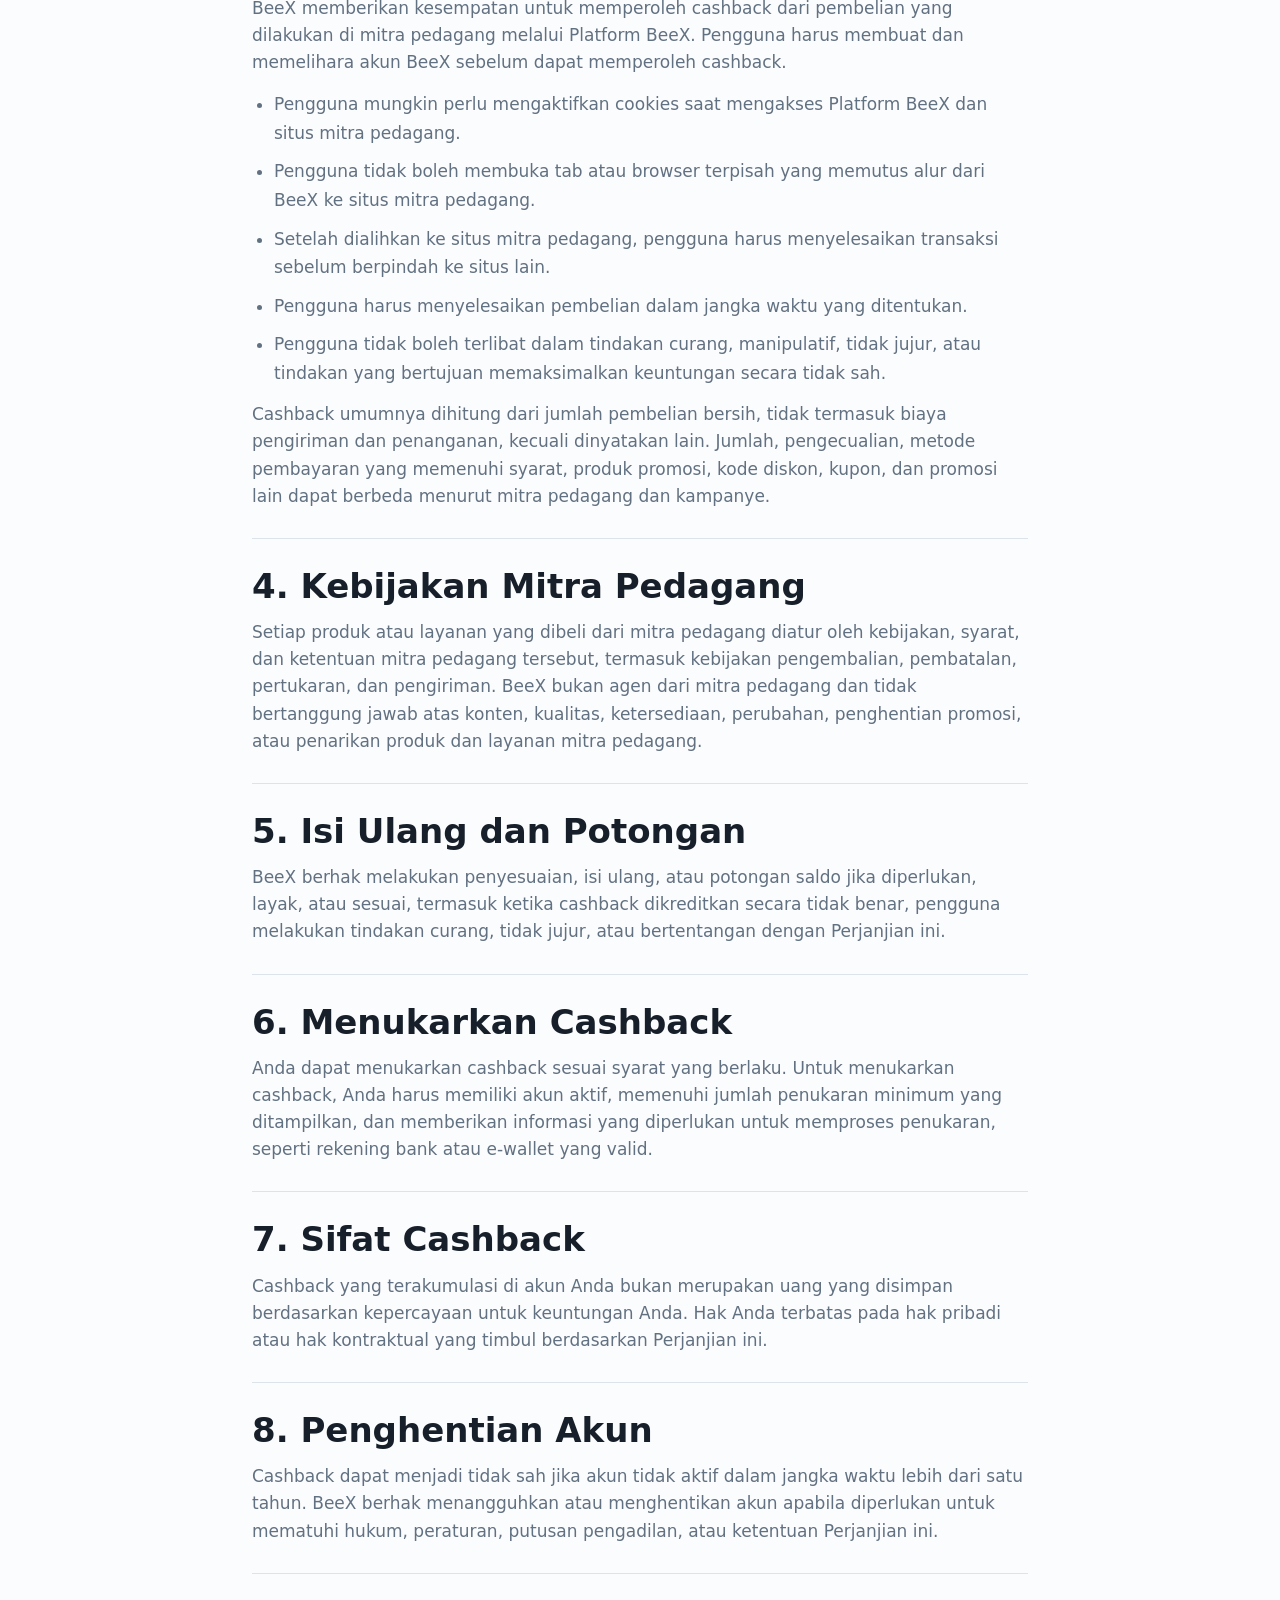
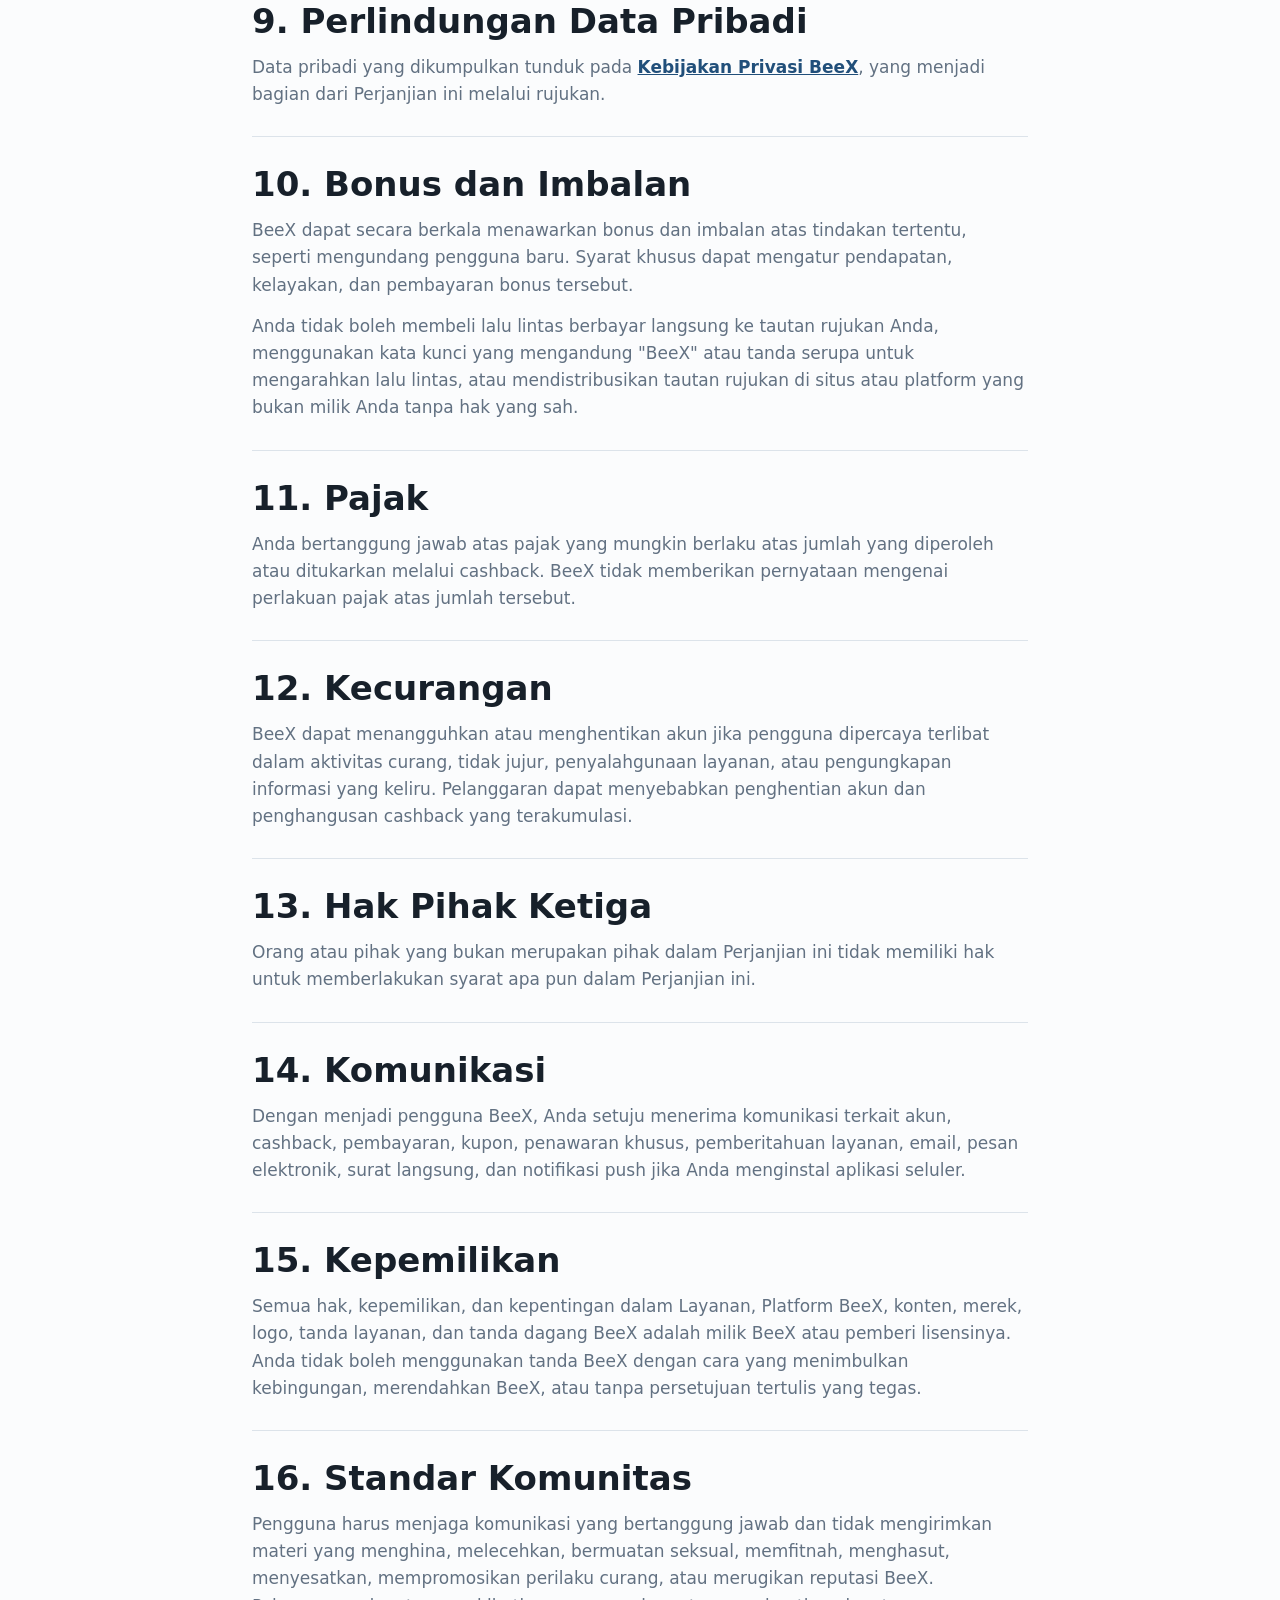
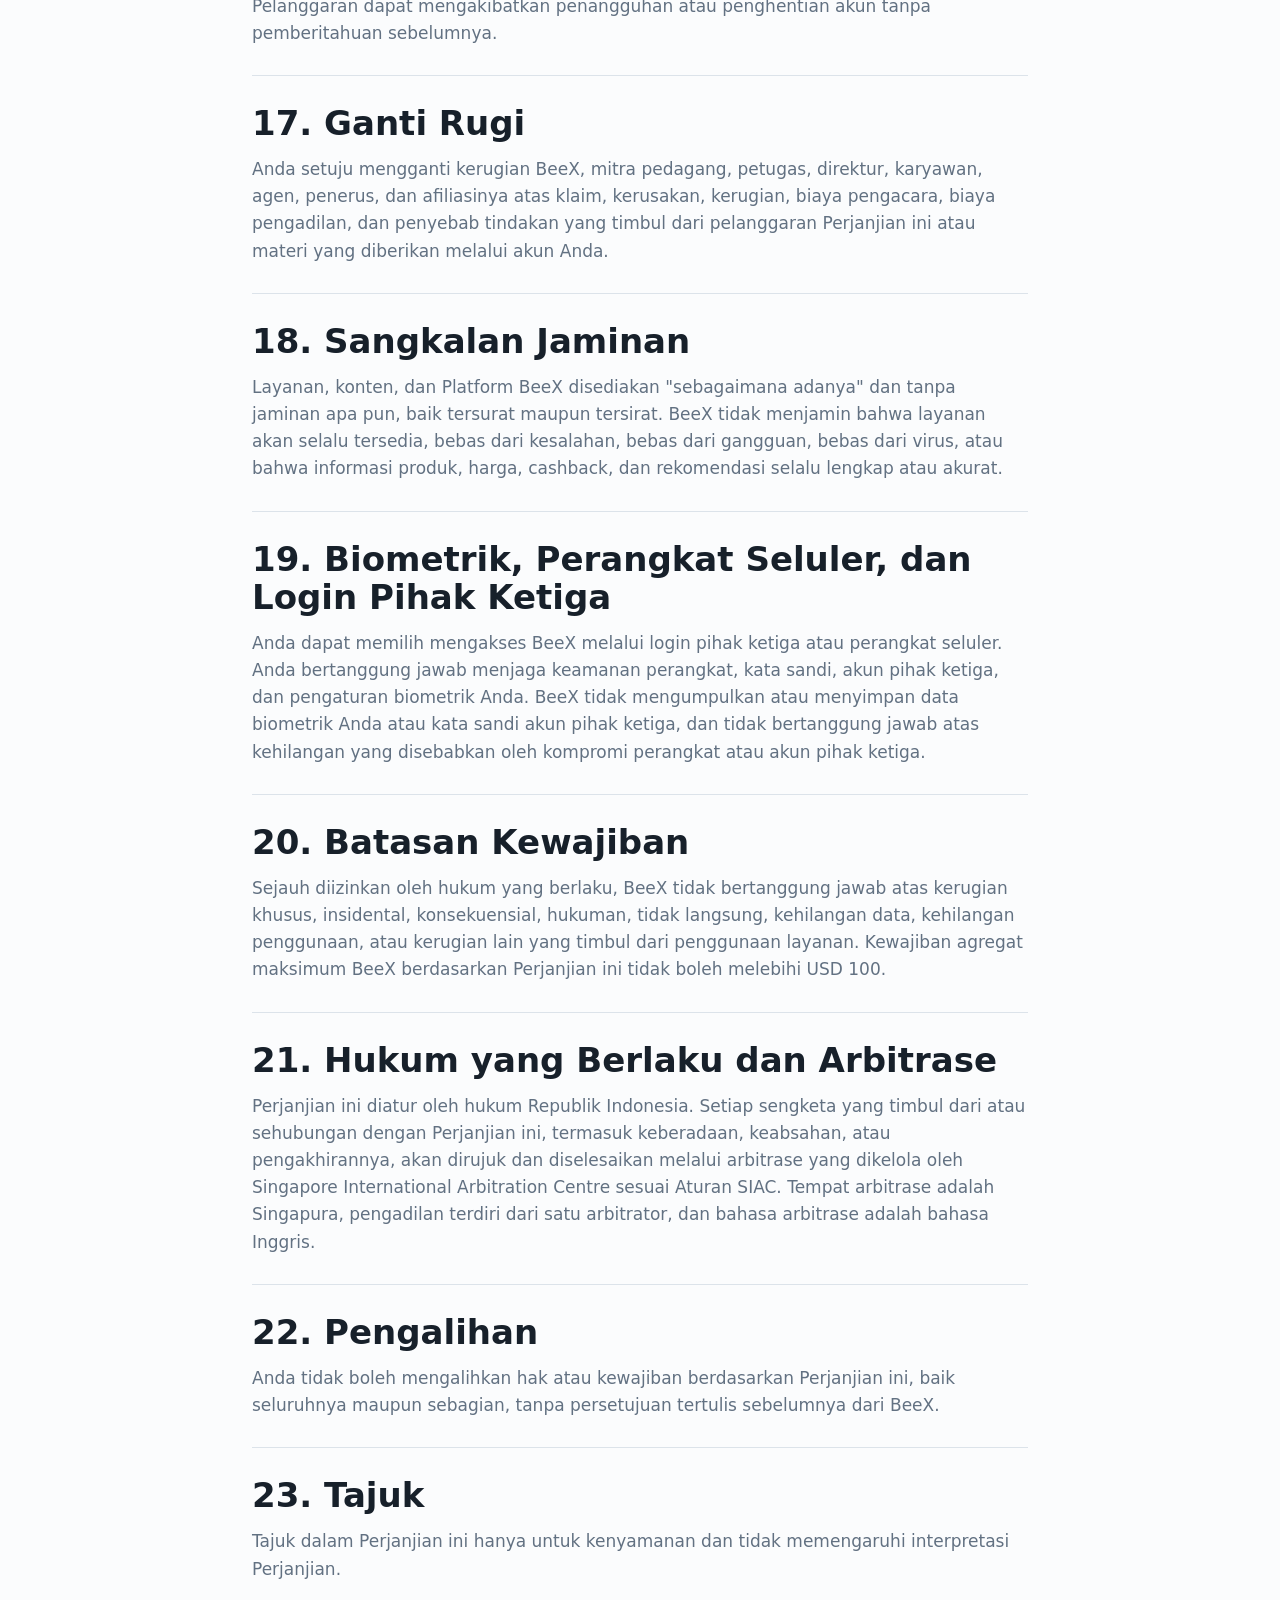
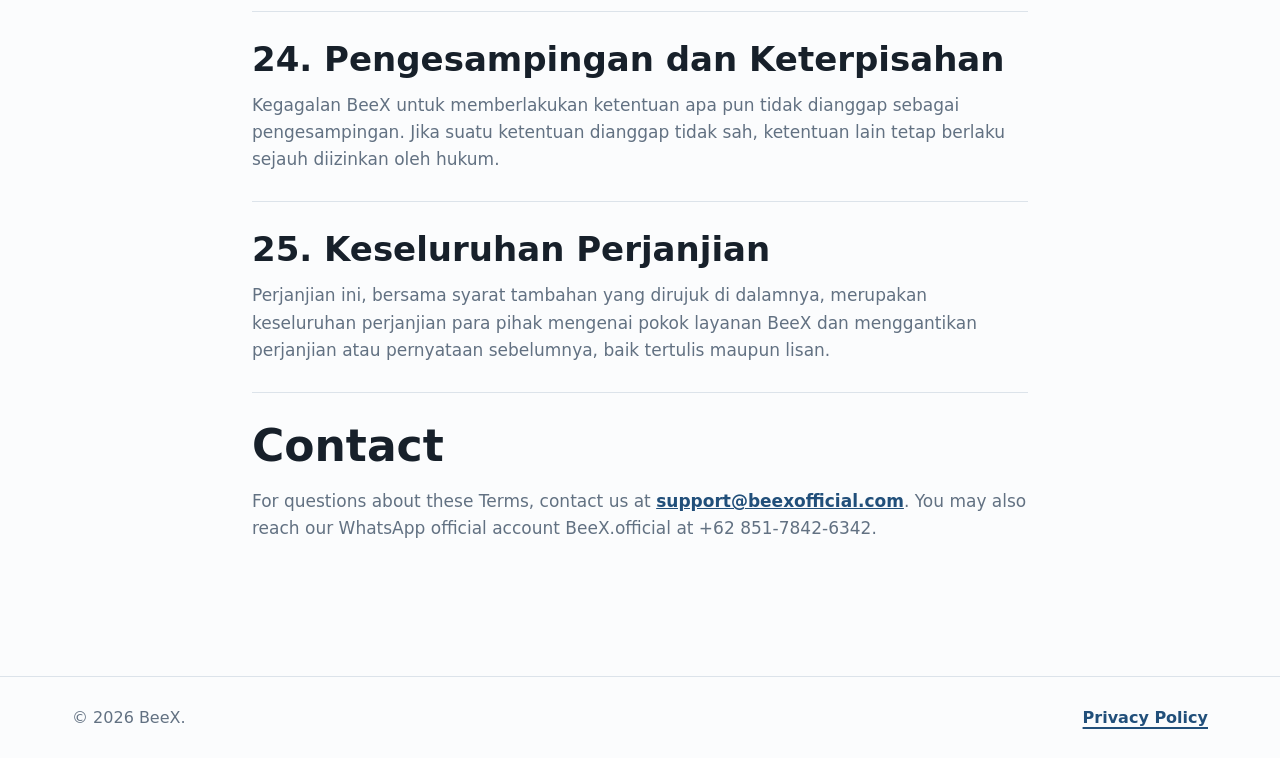
<file: terms.html>
<!doctype html>
<html lang="en">
  <head>
    <meta charset="utf-8" />
    <meta name="viewport" content="width=device-width, initial-scale=1" />
    <title>Terms of Service | BeeX</title>
    <meta name="description" content="Official BeeX User Services agreement." />
    <meta name="robots" content="index, follow" />
    <link rel="canonical" href="https://www.beexofficial.com/terms.html" />
    <link rel="icon" href="./favicon.svg" type="image/svg+xml" />
    <link rel="stylesheet" href="./styles.css" />
  </head>
  <body>
    <header class="site-header">
      <a class="brand" href="./index.html" aria-label="BeeX home">
        <span class="brand-mark">BX</span>
        <span>BeeX</span>
      </a>
      <nav class="nav" aria-label="Primary navigation">
        <a href="./index.html#about">About</a>
        <a href="./index.html#business">Business</a>
        <a href="./privacy.html">Privacy</a>
        <a href="mailto:support@beexofficial.com">Contact</a>
      </nav>
    </header>

    <main class="legal-page">
      <p class="eyebrow">BeeX Legal</p>
      <h1>BeeX User Services</h1>
      <p class="lead">
        This page hosts the official BeeX User Services agreement for our
        website, app, WhatsApp communication, commerce, affiliate, wallet, and
        related service flows.
      </p>

      <section class="legal-document-card">
        <h2>Ketentuan Layanan</h2>
        <p>
          BeeX menawarkan layanan cashback, tautan afiliasi, komunikasi WhatsApp,
          dompet, dan layanan terkait lainnya melalui situs web, aplikasi,
          ekstensi, dan platform BeeX. Dengan menggunakan layanan BeeX atau
          memelihara akun BeeX, Anda menyatakan telah membaca, memahami, dan
          menyetujui Perjanjian Layanan Pengguna ini.
        </p>
        <p>
          BeeX dapat memperbarui Perjanjian ini dari waktu ke waktu. Penggunaan
          layanan secara terus-menerus setelah perubahan berlaku dianggap sebagai
          penerimaan Anda terhadap perubahan tersebut.
        </p>
        <div class="legal-actions">
          <a class="button secondary" href="mailto:support@beexofficial.com">Contact Support</a>
        </div>
      </section>

      <section class="legal-content">
        <h2>1. Lisensi Layanan</h2>
        <p>
          BeeX memberikan kepada Anda lisensi terbatas, dapat dibatalkan,
          non-eksklusif, dan tidak dapat dialihkan untuk mengakses dan
          menggunakan Platform BeeX dan Layanan hanya untuk penggunaan pribadi.
          Semua hak yang tidak secara tegas diberikan tetap menjadi milik BeeX
          atau pemberi lisensinya.
        </p>
      </section>

      <section class="legal-content">
        <h2>2. Akun BeeX</h2>
        <p>
          Beberapa layanan mengharuskan pengguna memiliki akun BeeX. Anda dapat
          membuat akun dengan memberikan informasi yang diminta. Penggunaan akun
          dan layanan, termasuk kesempatan memperoleh cashback, ditawarkan atas
          kebijakan BeeX dan bergantung pada kepatuhan Anda terhadap Perjanjian
          ini.
        </p>
        <ul class="legal-list">
          <li>Satu nomor ponsel hanya boleh ditautkan ke satu akun BeeX.</li>
          <li>Satu akun pembayaran, seperti rekening bank atau e-wallet, hanya boleh ditautkan ke satu akun BeeX.</li>
          <li>Kecurangan, penyalahgunaan, informasi palsu, atau pelanggaran syarat dapat menyebabkan akun ditangguhkan atau dihentikan dan cashback hangus.</li>
          <li>Anda bertanggung jawab memeriksa akun secara berkala dan memberi tahu BeeX jika terdapat kesalahan transaksi dalam waktu 1 x 24 jam.</li>
        </ul>
      </section>

      <section class="legal-content">
        <h2>3. Mendapatkan Cashback</h2>
        <p>
          BeeX memberikan kesempatan untuk memperoleh cashback dari pembelian
          yang dilakukan di mitra pedagang melalui Platform BeeX. Pengguna harus
          membuat dan memelihara akun BeeX sebelum dapat memperoleh cashback.
        </p>
        <ul class="legal-list">
          <li>Pengguna mungkin perlu mengaktifkan cookies saat mengakses Platform BeeX dan situs mitra pedagang.</li>
          <li>Pengguna tidak boleh membuka tab atau browser terpisah yang memutus alur dari BeeX ke situs mitra pedagang.</li>
          <li>Setelah dialihkan ke situs mitra pedagang, pengguna harus menyelesaikan transaksi sebelum berpindah ke situs lain.</li>
          <li>Pengguna harus menyelesaikan pembelian dalam jangka waktu yang ditentukan.</li>
          <li>Pengguna tidak boleh terlibat dalam tindakan curang, manipulatif, tidak jujur, atau tindakan yang bertujuan memaksimalkan keuntungan secara tidak sah.</li>
        </ul>
        <p>
          Cashback umumnya dihitung dari jumlah pembelian bersih, tidak termasuk
          biaya pengiriman dan penanganan, kecuali dinyatakan lain. Jumlah,
          pengecualian, metode pembayaran yang memenuhi syarat, produk promosi,
          kode diskon, kupon, dan promosi lain dapat berbeda menurut mitra
          pedagang dan kampanye.
        </p>
      </section>

      <section class="legal-content">
        <h2>4. Kebijakan Mitra Pedagang</h2>
        <p>
          Setiap produk atau layanan yang dibeli dari mitra pedagang diatur oleh
          kebijakan, syarat, dan ketentuan mitra pedagang tersebut, termasuk
          kebijakan pengembalian, pembatalan, pertukaran, dan pengiriman. BeeX
          bukan agen dari mitra pedagang dan tidak bertanggung jawab atas konten,
          kualitas, ketersediaan, perubahan, penghentian promosi, atau penarikan
          produk dan layanan mitra pedagang.
        </p>
      </section>

      <section class="legal-content">
        <h2>5. Isi Ulang dan Potongan</h2>
        <p>
          BeeX berhak melakukan penyesuaian, isi ulang, atau potongan saldo jika
          diperlukan, layak, atau sesuai, termasuk ketika cashback dikreditkan
          secara tidak benar, pengguna melakukan tindakan curang, tidak jujur,
          atau bertentangan dengan Perjanjian ini.
        </p>
      </section>

      <section class="legal-content">
        <h2>6. Menukarkan Cashback</h2>
        <p>
          Anda dapat menukarkan cashback sesuai syarat yang berlaku. Untuk
          menukarkan cashback, Anda harus memiliki akun aktif, memenuhi jumlah
          penukaran minimum yang ditampilkan, dan memberikan informasi yang
          diperlukan untuk memproses penukaran, seperti rekening bank atau
          e-wallet yang valid.
        </p>
      </section>

      <section class="legal-content">
        <h2>7. Sifat Cashback</h2>
        <p>
          Cashback yang terakumulasi di akun Anda bukan merupakan uang yang
          disimpan berdasarkan kepercayaan untuk keuntungan Anda. Hak Anda
          terbatas pada hak pribadi atau hak kontraktual yang timbul berdasarkan
          Perjanjian ini.
        </p>
      </section>

      <section class="legal-content">
        <h2>8. Penghentian Akun</h2>
        <p>
          Cashback dapat menjadi tidak sah jika akun tidak aktif dalam jangka
          waktu lebih dari satu tahun. BeeX berhak menangguhkan atau menghentikan
          akun apabila diperlukan untuk mematuhi hukum, peraturan, putusan
          pengadilan, atau ketentuan Perjanjian ini.
        </p>
      </section>

      <section class="legal-content">
        <h2>9. Perlindungan Data Pribadi</h2>
        <p>
          Data pribadi yang dikumpulkan tunduk pada
          <a href="./privacy.html">Kebijakan Privasi BeeX</a>, yang menjadi bagian
          dari Perjanjian ini melalui rujukan.
        </p>
      </section>

      <section class="legal-content">
        <h2>10. Bonus dan Imbalan</h2>
        <p>
          BeeX dapat secara berkala menawarkan bonus dan imbalan atas tindakan
          tertentu, seperti mengundang pengguna baru. Syarat khusus dapat
          mengatur pendapatan, kelayakan, dan pembayaran bonus tersebut.
        </p>
        <p>
          Anda tidak boleh membeli lalu lintas berbayar langsung ke tautan
          rujukan Anda, menggunakan kata kunci yang mengandung "BeeX" atau tanda
          serupa untuk mengarahkan lalu lintas, atau mendistribusikan tautan
          rujukan di situs atau platform yang bukan milik Anda tanpa hak yang sah.
        </p>
      </section>

      <section class="legal-content">
        <h2>11. Pajak</h2>
        <p>
          Anda bertanggung jawab atas pajak yang mungkin berlaku atas jumlah yang
          diperoleh atau ditukarkan melalui cashback. BeeX tidak memberikan
          pernyataan mengenai perlakuan pajak atas jumlah tersebut.
        </p>
      </section>

      <section class="legal-content">
        <h2>12. Kecurangan</h2>
        <p>
          BeeX dapat menangguhkan atau menghentikan akun jika pengguna dipercaya
          terlibat dalam aktivitas curang, tidak jujur, penyalahgunaan layanan,
          atau pengungkapan informasi yang keliru. Pelanggaran dapat menyebabkan
          penghentian akun dan penghangusan cashback yang terakumulasi.
        </p>
      </section>

      <section class="legal-content">
        <h2>13. Hak Pihak Ketiga</h2>
        <p>
          Orang atau pihak yang bukan merupakan pihak dalam Perjanjian ini tidak
          memiliki hak untuk memberlakukan syarat apa pun dalam Perjanjian ini.
        </p>
      </section>

      <section class="legal-content">
        <h2>14. Komunikasi</h2>
        <p>
          Dengan menjadi pengguna BeeX, Anda setuju menerima komunikasi terkait
          akun, cashback, pembayaran, kupon, penawaran khusus, pemberitahuan
          layanan, email, pesan elektronik, surat langsung, dan notifikasi push
          jika Anda menginstal aplikasi seluler.
        </p>
      </section>

      <section class="legal-content">
        <h2>15. Kepemilikan</h2>
        <p>
          Semua hak, kepemilikan, dan kepentingan dalam Layanan, Platform BeeX,
          konten, merek, logo, tanda layanan, dan tanda dagang BeeX adalah milik
          BeeX atau pemberi lisensinya. Anda tidak boleh menggunakan tanda BeeX
          dengan cara yang menimbulkan kebingungan, merendahkan BeeX, atau tanpa
          persetujuan tertulis yang tegas.
        </p>
      </section>

      <section class="legal-content">
        <h2>16. Standar Komunitas</h2>
        <p>
          Pengguna harus menjaga komunikasi yang bertanggung jawab dan tidak
          mengirimkan materi yang menghina, melecehkan, bermuatan seksual,
          memfitnah, menghasut, menyesatkan, mempromosikan perilaku curang, atau
          merugikan reputasi BeeX. Pelanggaran dapat mengakibatkan penangguhan
          atau penghentian akun tanpa pemberitahuan sebelumnya.
        </p>
      </section>

      <section class="legal-content">
        <h2>17. Ganti Rugi</h2>
        <p>
          Anda setuju mengganti kerugian BeeX, mitra pedagang, petugas,
          direktur, karyawan, agen, penerus, dan afiliasinya atas klaim,
          kerusakan, kerugian, biaya pengacara, biaya pengadilan, dan penyebab
          tindakan yang timbul dari pelanggaran Perjanjian ini atau materi yang
          diberikan melalui akun Anda.
        </p>
      </section>

      <section class="legal-content">
        <h2>18. Sangkalan Jaminan</h2>
        <p>
          Layanan, konten, dan Platform BeeX disediakan "sebagaimana adanya" dan
          tanpa jaminan apa pun, baik tersurat maupun tersirat. BeeX tidak
          menjamin bahwa layanan akan selalu tersedia, bebas dari kesalahan,
          bebas dari gangguan, bebas dari virus, atau bahwa informasi produk,
          harga, cashback, dan rekomendasi selalu lengkap atau akurat.
        </p>
      </section>

      <section class="legal-content">
        <h2>19. Biometrik, Perangkat Seluler, dan Login Pihak Ketiga</h2>
        <p>
          Anda dapat memilih mengakses BeeX melalui login pihak ketiga atau
          perangkat seluler. Anda bertanggung jawab menjaga keamanan perangkat,
          kata sandi, akun pihak ketiga, dan pengaturan biometrik Anda. BeeX
          tidak mengumpulkan atau menyimpan data biometrik Anda atau kata sandi
          akun pihak ketiga, dan tidak bertanggung jawab atas kehilangan yang
          disebabkan oleh kompromi perangkat atau akun pihak ketiga.
        </p>
      </section>

      <section class="legal-content">
        <h2>20. Batasan Kewajiban</h2>
        <p>
          Sejauh diizinkan oleh hukum yang berlaku, BeeX tidak bertanggung jawab
          atas kerugian khusus, insidental, konsekuensial, hukuman, tidak
          langsung, kehilangan data, kehilangan penggunaan, atau kerugian lain
          yang timbul dari penggunaan layanan. Kewajiban agregat maksimum BeeX
          berdasarkan Perjanjian ini tidak boleh melebihi USD 100.
        </p>
      </section>

      <section class="legal-content">
        <h2>21. Hukum yang Berlaku dan Arbitrase</h2>
        <p>
          Perjanjian ini diatur oleh hukum Republik Indonesia. Setiap sengketa
          yang timbul dari atau sehubungan dengan Perjanjian ini, termasuk
          keberadaan, keabsahan, atau pengakhirannya, akan dirujuk dan
          diselesaikan melalui arbitrase yang dikelola oleh Singapore
          International Arbitration Centre sesuai Aturan SIAC. Tempat arbitrase
          adalah Singapura, pengadilan terdiri dari satu arbitrator, dan bahasa
          arbitrase adalah bahasa Inggris.
        </p>
      </section>

      <section class="legal-content">
        <h2>22. Pengalihan</h2>
        <p>
          Anda tidak boleh mengalihkan hak atau kewajiban berdasarkan Perjanjian
          ini, baik seluruhnya maupun sebagian, tanpa persetujuan tertulis
          sebelumnya dari BeeX.
        </p>
      </section>

      <section class="legal-content">
        <h2>23. Tajuk</h2>
        <p>
          Tajuk dalam Perjanjian ini hanya untuk kenyamanan dan tidak memengaruhi
          interpretasi Perjanjian.
        </p>
      </section>

      <section class="legal-content">
        <h2>24. Pengesampingan dan Keterpisahan</h2>
        <p>
          Kegagalan BeeX untuk memberlakukan ketentuan apa pun tidak dianggap
          sebagai pengesampingan. Jika suatu ketentuan dianggap tidak sah,
          ketentuan lain tetap berlaku sejauh diizinkan oleh hukum.
        </p>
      </section>

      <section class="legal-content">
        <h2>25. Keseluruhan Perjanjian</h2>
        <p>
          Perjanjian ini, bersama syarat tambahan yang dirujuk di dalamnya,
          merupakan keseluruhan perjanjian para pihak mengenai pokok layanan
          BeeX dan menggantikan perjanjian atau pernyataan sebelumnya, baik
          tertulis maupun lisan.
        </p>
      </section>

      <section>
        <h2>Contact</h2>
        <p>
          For questions about these Terms, contact us at
          <a href="mailto:support@beexofficial.com">support@beexofficial.com</a>.
          You may also reach our WhatsApp official account BeeX.official at
          +62 851-7842-6342.
        </p>
      </section>
    </main>

    <footer class="site-footer">
      <span>© 2026 BeeX.</span>
      <span><a href="./privacy.html">Privacy Policy</a></span>
    </footer>
  </body>
</html>
</file>
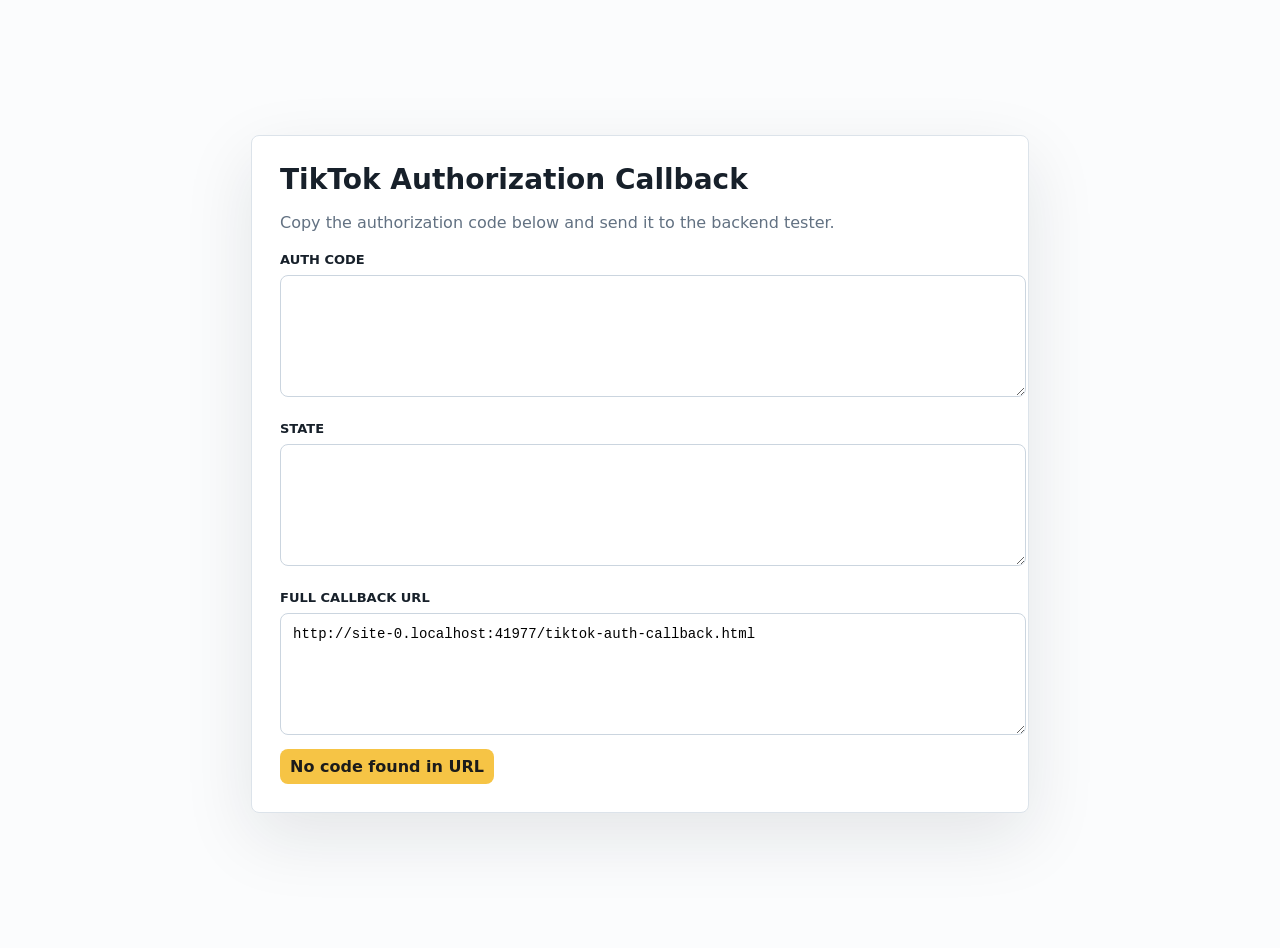
<file: tiktok-auth-callback.html>
<!doctype html>
<html lang="en">
  <head>
    <meta charset="utf-8" />
    <meta name="viewport" content="width=device-width, initial-scale=1" />
    <title>TikTok Authorization Callback | BeeX</title>
    <meta name="robots" content="noindex, nofollow" />
    <link rel="icon" href="./favicon.svg" type="image/svg+xml" />
    <style>
      :root {
        font-family: Inter, ui-sans-serif, system-ui, -apple-system, BlinkMacSystemFont, "Segoe UI", sans-serif;
        color: #17202a;
        background: #fbfcfd;
      }

      body {
        display: grid;
        min-height: 100vh;
        margin: 0;
        place-items: center;
        padding: 24px;
      }

      main {
        width: min(720px, 100%);
        padding: 28px;
        background: #fff;
        border: 1px solid #dce3ea;
        border-radius: 8px;
        box-shadow: 0 24px 70px rgba(23, 32, 42, 0.1);
      }

      h1 {
        margin: 0 0 12px;
        font-size: 28px;
        line-height: 1.15;
      }

      p {
        color: #627182;
      }

      label {
        display: block;
        margin: 20px 0 8px;
        font-size: 13px;
        font-weight: 800;
        text-transform: uppercase;
      }

      code,
      textarea {
        font-family: ui-monospace, SFMono-Regular, Menlo, Monaco, Consolas, "Liberation Mono", monospace;
      }

      textarea {
        width: 100%;
        min-height: 96px;
        resize: vertical;
        padding: 12px;
        border: 1px solid #cbd5df;
        border-radius: 8px;
        font-size: 14px;
      }

      .status {
        display: inline-block;
        margin-top: 10px;
        padding: 8px 10px;
        background: #f6c445;
        border-radius: 8px;
        color: #1b1b1b;
        font-weight: 800;
      }
    </style>
  </head>
  <body>
    <main>
      <h1>TikTok Authorization Callback</h1>
      <p>Copy the authorization code below and send it to the backend tester.</p>

      <label for="code">Auth Code</label>
      <textarea id="code" readonly></textarea>

      <label for="state">State</label>
      <textarea id="state" readonly></textarea>

      <label for="full-url">Full Callback URL</label>
      <textarea id="full-url" readonly></textarea>

      <div id="status" class="status">Waiting for code...</div>
    </main>

    <script>
      const params = new URLSearchParams(window.location.search);
      const code = params.get("code") || params.get("auth_code") || "";
      const state = params.get("state") || "";

      document.getElementById("code").value = code;
      document.getElementById("state").value = state;
      document.getElementById("full-url").value = window.location.href;
      document.getElementById("status").textContent = code
        ? "Authorization code received"
        : "No code found in URL";
    </script>
  </body>
</html>
</file>
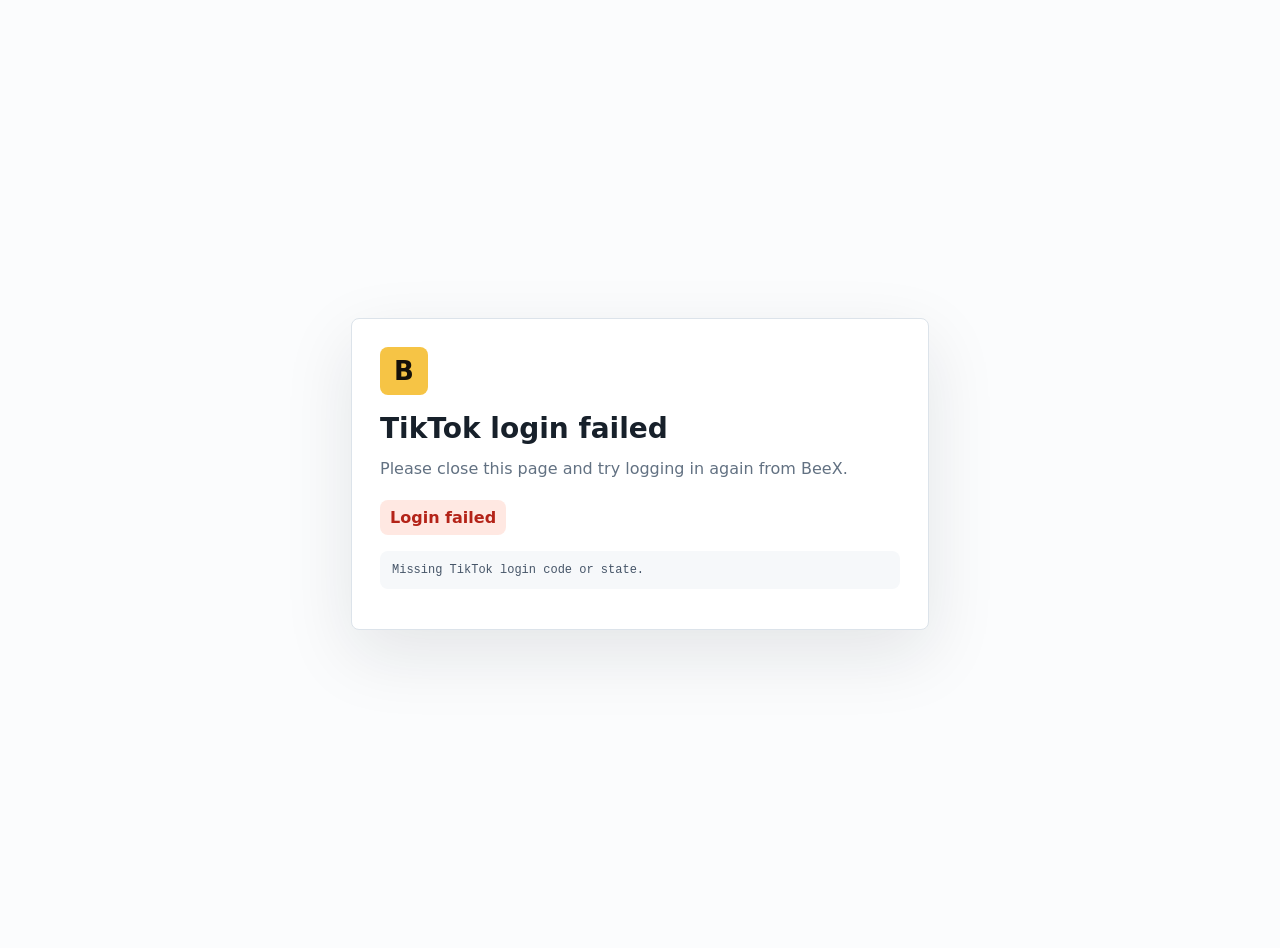
<file: tiktok-login-callback.html>
<!doctype html>
<html lang="en">
  <head>
    <meta charset="utf-8" />
    <meta name="viewport" content="width=device-width, initial-scale=1" />
    <title>TikTok Login Callback | BeeX</title>
    <meta name="robots" content="noindex, nofollow" />
    <link rel="icon" href="./favicon.svg" type="image/svg+xml" />
    <style>
      :root {
        font-family: Inter, ui-sans-serif, system-ui, -apple-system, BlinkMacSystemFont, "Segoe UI", sans-serif;
        color: #17202a;
        background: #fbfcfd;
      }

      body {
        display: grid;
        min-height: 100vh;
        margin: 0;
        place-items: center;
        padding: 24px;
      }

      main {
        width: min(520px, 100%);
        padding: 28px;
        background: #fff;
        border: 1px solid #dce3ea;
        border-radius: 8px;
        box-shadow: 0 24px 70px rgba(23, 32, 42, 0.1);
      }

      .mark {
        display: inline-grid;
        width: 48px;
        height: 48px;
        margin-bottom: 18px;
        place-items: center;
        border-radius: 8px;
        background: #f6c445;
        color: #15110a;
        font-size: 26px;
        font-weight: 900;
      }

      h1 {
        margin: 0 0 12px;
        font-size: 28px;
        line-height: 1.15;
      }

      p {
        margin: 0;
        color: #627182;
        line-height: 1.55;
      }

      .status {
        display: inline-block;
        margin-top: 18px;
        padding: 8px 10px;
        background: #f6c445;
        border-radius: 8px;
        color: #1b1b1b;
        font-weight: 800;
      }

      .status.error {
        background: #ffe8e2;
        color: #b42318;
      }

      .status.success {
        background: #e2f8ec;
        color: #087443;
      }

      .debug {
        display: none;
        margin-top: 16px;
        padding: 12px;
        border-radius: 8px;
        background: #f6f8fa;
        color: #465568;
        font: 12px ui-monospace, SFMono-Regular, Menlo, Monaco, Consolas, "Liberation Mono", monospace;
        white-space: pre-wrap;
        word-break: break-word;
      }

      .debug.show {
        display: block;
      }
    </style>
  </head>
  <body>
    <main>
      <div class="mark">B</div>
      <h1 id="title">Completing TikTok login</h1>
      <p id="description">Please keep this page open. BeeX is verifying your TikTok account.</p>
      <div id="status" class="status">Processing...</div>
      <pre id="debug" class="debug"></pre>
    </main>

    <script>
      const API_BASE_URL = "https://api-id-test.beexofficial.com";
      const H5_FALLBACK_URL = "http://h5-id-test.beexofficial.com/";
      const params = new URLSearchParams(window.location.search);
      const statusEl = document.getElementById("status");
      const titleEl = document.getElementById("title");
      const descriptionEl = document.getElementById("description");
      const debugEl = document.getElementById("debug");

      function setStatus(kind, title, description, detail) {
        statusEl.className = `status ${kind || ""}`.trim();
        statusEl.textContent = kind === "error" ? "Login failed" : kind === "success" ? "Login complete" : "Processing...";
        titleEl.textContent = title;
        descriptionEl.textContent = description;
        if (detail) {
          debugEl.textContent = detail;
          debugEl.classList.add("show");
        }
      }

      function postAuthToOpener(auth) {
        if (!window.opener || window.opener.closed) {
          return false;
        }
        window.opener.postMessage({ type: "BEEX_AUTH_SUCCESS", auth }, "*");
        return true;
      }

      function redirectWithAuth(auth) {
        const target = auth.returnUrl || H5_FALLBACK_URL;
        const url = new URL(target, window.location.origin);
        url.searchParams.set("provider", "TIKTOK");
        url.searchParams.set("login", "success");
        url.hash = `beex_auth=${encodeAuth(auth)}`;
        window.location.replace(url.toString());
      }

      function encodeAuth(auth) {
        const json = JSON.stringify(auth);
        const binary = unescape(encodeURIComponent(json));
        return btoa(binary).replace(/\+/g, "-").replace(/\//g, "_").replace(/=+$/g, "");
      }

      function closeSoon() {
        window.setTimeout(() => {
          window.close();
        }, 900);
      }

      async function completeLogin() {
        const error = params.get("error") || "";
        const errorDescription = params.get("error_description") || "";
        const code = params.get("code") || params.get("auth_code") || "";
        const state = params.get("state") || "";

        if (error) {
          throw new Error(errorDescription || error);
        }
        if (!code || !state) {
          throw new Error("Missing TikTok login code or state.");
        }

        const callbackUrl = new URL(`${API_BASE_URL}/api/v1/auth/tiktok/callback`);
        callbackUrl.searchParams.set("code", code);
        callbackUrl.searchParams.set("state", state);

        const response = await fetch(callbackUrl.toString(), {
          method: "GET",
          headers: { Accept: "application/json" },
          credentials: "omit"
        });
        const body = await response.json().catch(() => null);
        if (!response.ok || !body || body.success === false || !body.data) {
          throw new Error(body?.message || `TikTok login callback failed: ${response.status}`);
        }

        const auth = body.data;
        setStatus("success", "TikTok login complete", "You can return to BeeX now.");
        if (postAuthToOpener(auth)) {
          closeSoon();
          return;
        }
        redirectWithAuth(auth);
      }

      completeLogin().catch((error) => {
        setStatus("error", "TikTok login failed", "Please close this page and try logging in again from BeeX.", error.message || String(error));
      });
    </script>
  </body>
</html>
</file>
<file: styles.css>
:root {
  color-scheme: light;
  --ink: #17202a;
  --muted: #627182;
  --line: #dce3ea;
  --surface: #ffffff;
  --soft: #f6f2e7;
  --accent: #f6c445;
  --accent-dark: #6f4c00;
  --green: #1f8a5b;
  --blue: #214f7a;
  font-family:
    Inter, ui-sans-serif, system-ui, -apple-system, BlinkMacSystemFont, "Segoe UI",
    sans-serif;
}

* {
  box-sizing: border-box;
}

html {
  scroll-behavior: smooth;
}

body {
  margin: 0;
  color: var(--ink);
  background: #fbfcfd;
  line-height: 1.6;
  overflow-x: hidden;
}

a {
  color: inherit;
}

.site-header {
  position: sticky;
  top: 0;
  z-index: 10;
  display: flex;
  align-items: center;
  justify-content: space-between;
  gap: 24px;
  padding: 18px clamp(20px, 6vw, 72px);
  background: rgba(255, 255, 255, 0.92);
  border-bottom: 1px solid var(--line);
  backdrop-filter: blur(16px);
}

.brand {
  display: inline-flex;
  align-items: center;
  gap: 10px;
  color: var(--ink);
  font-size: 20px;
  font-weight: 800;
  text-decoration: none;
}

.brand-mark {
  display: inline-grid;
  width: 42px;
  height: 42px;
  place-items: center;
  color: #1b1b1b;
  background: var(--accent);
  border: 2px solid #1b1b1b;
  border-radius: 8px;
  box-shadow: 4px 4px 0 #1b1b1b;
  font-size: 14px;
  letter-spacing: 0;
}

.nav {
  display: flex;
  flex-wrap: wrap;
  justify-content: flex-end;
  gap: 6px;
}

.nav a {
  padding: 8px 10px;
  color: var(--muted);
  font-size: 14px;
  font-weight: 700;
  text-decoration: none;
}

.nav a:hover {
  color: var(--ink);
}

.hero {
  display: grid;
  grid-template-columns: minmax(0, 1.05fr) minmax(320px, 0.65fr);
  gap: clamp(32px, 6vw, 80px);
  align-items: center;
  max-width: 1180px;
  min-height: 620px;
  margin: 0 auto;
  padding: clamp(56px, 9vw, 96px) clamp(20px, 6vw, 72px);
}

.eyebrow,
.section-kicker {
  margin: 0 0 12px;
  color: var(--accent-dark);
  font-size: 13px;
  font-weight: 900;
  letter-spacing: 0;
  text-transform: uppercase;
}

h1,
h2,
h3,
p {
  margin-top: 0;
}

h1 {
  max-width: 760px;
  margin-bottom: 22px;
  font-size: clamp(42px, 6vw, 72px);
  line-height: 1.02;
  letter-spacing: 0;
  overflow-wrap: break-word;
}

h2 {
  margin-bottom: 18px;
  font-size: clamp(28px, 4vw, 44px);
  line-height: 1.12;
  letter-spacing: 0;
}

h3 {
  margin-bottom: 10px;
  font-size: 19px;
  line-height: 1.25;
  letter-spacing: 0;
}

.lead {
  max-width: 680px;
  color: var(--muted);
  font-size: 20px;
}

.hero-actions {
  display: flex;
  flex-wrap: wrap;
  align-items: center;
  gap: 18px;
  margin-top: 30px;
}

.button {
  display: inline-flex;
  min-height: 46px;
  align-items: center;
  justify-content: center;
  padding: 12px 18px;
  color: #191919;
  background: var(--accent);
  border: 2px solid #191919;
  border-radius: 8px;
  box-shadow: 4px 4px 0 #191919;
  font-weight: 900;
  text-decoration: none;
}

.text-link {
  color: var(--blue);
  font-weight: 800;
  text-decoration-thickness: 2px;
  text-underline-offset: 4px;
}

.commerce-card {
  position: relative;
  width: 100%;
  max-width: 100%;
  padding: 24px;
  background: var(--surface);
  border: 1px solid var(--line);
  border-radius: 8px;
  box-shadow: 0 24px 70px rgba(23, 32, 42, 0.1);
}

.commerce-card::before {
  position: absolute;
  inset: -16px auto auto -16px;
  width: 112px;
  height: 112px;
  background:
    linear-gradient(90deg, rgba(31, 138, 91, 0.18) 1px, transparent 1px),
    linear-gradient(rgba(31, 138, 91, 0.18) 1px, transparent 1px);
  background-size: 16px 16px;
  content: "";
  z-index: -1;
}

.commerce-card-header {
  display: flex;
  align-items: center;
  gap: 10px;
  margin-bottom: 22px;
  color: var(--muted);
  font-size: 13px;
  font-weight: 900;
  text-transform: uppercase;
}

.status-dot {
  width: 10px;
  height: 10px;
  background: var(--green);
  border-radius: 50%;
}

.metric-row {
  display: flex;
  flex-wrap: wrap;
  justify-content: space-between;
  gap: 20px;
  padding: 14px 0;
  border-top: 1px solid var(--line);
}

.metric-row span {
  color: var(--muted);
}

.metric-row strong {
  min-width: 0;
  text-align: right;
}

.channel-grid {
  display: grid;
  grid-template-columns: repeat(2, minmax(0, 1fr));
  gap: 10px;
  margin-top: 20px;
}

.channel-grid span {
  padding: 11px 12px;
  background: #f7f9fb;
  border: 1px solid var(--line);
  border-radius: 8px;
  color: #334155;
  font-size: 14px;
  font-weight: 800;
}

.section {
  max-width: 1180px;
  margin: 0 auto;
  padding: clamp(56px, 8vw, 88px) clamp(20px, 6vw, 72px);
}

.band {
  max-width: none;
  background: var(--soft);
}

.band > * {
  max-width: 1180px;
  margin-right: auto;
  margin-left: auto;
}

.two-column {
  display: grid;
  grid-template-columns: minmax(0, 0.92fr) minmax(300px, 0.8fr);
  gap: clamp(28px, 5vw, 72px);
  align-items: start;
}

.two-column p,
.service-grid p,
.contact-card p {
  color: var(--muted);
  font-size: 17px;
}

.stats-grid {
  display: grid;
  grid-template-columns: repeat(3, minmax(0, 1fr));
  gap: 18px;
  margin-top: 36px;
}

.stats-grid article {
  padding: 22px;
  background: #fffaf0;
  border: 1px solid rgba(111, 76, 0, 0.18);
  border-radius: 8px;
}

.stats-grid strong {
  display: block;
  color: #17202a;
  font-size: clamp(34px, 5vw, 52px);
  line-height: 1;
}

.stats-grid span {
  display: block;
  margin-top: 10px;
  color: var(--muted);
  font-weight: 800;
}

.service-grid {
  display: grid;
  grid-template-columns: repeat(3, minmax(0, 1fr));
  gap: 18px;
  margin-top: 28px;
}

.service-grid article {
  min-height: 210px;
  padding: 24px;
  background: var(--surface);
  border: 1px solid rgba(23, 32, 42, 0.12);
  border-radius: 8px;
}

.proof-section {
  padding-top: clamp(64px, 9vw, 104px);
}

.media-grid {
  display: grid;
  grid-template-columns: minmax(0, 1.2fr) minmax(280px, 0.8fr);
  gap: 20px;
  margin-top: 34px;
  align-items: start;
}

.media-card {
  margin: 0;
  overflow: hidden;
  background: var(--surface);
  border: 1px solid var(--line);
  border-radius: 8px;
  box-shadow: 0 18px 56px rgba(23, 32, 42, 0.1);
}

.media-card img {
  display: block;
  width: 100%;
  height: auto;
  object-fit: cover;
}

.media-card-wide img {
  aspect-ratio: 1280 / 718;
}

.media-card figcaption {
  padding: 14px 16px 16px;
  color: var(--muted);
  font-size: 14px;
  font-weight: 800;
}

.profile-panel {
  padding: 8px 0 0;
}

.profile-list {
  display: grid;
  grid-template-columns: repeat(2, minmax(0, 1fr));
  gap: 1px;
  overflow: hidden;
  margin: 0;
  background: var(--line);
  border: 1px solid var(--line);
  border-radius: 8px;
}

.profile-list div {
  padding: 20px;
  background: var(--surface);
}

.profile-list dt {
  margin-bottom: 6px;
  color: var(--muted);
  font-size: 12px;
  font-weight: 900;
  letter-spacing: 0;
  text-transform: uppercase;
}

.profile-list dd {
  margin: 0;
  font-weight: 800;
}

.contact-section {
  display: grid;
  grid-template-columns: minmax(0, 0.85fr) minmax(300px, 0.65fr);
  gap: clamp(28px, 5vw, 72px);
  align-items: center;
}

.contact-card {
  padding: 24px;
  background: #15202b;
  border-radius: 8px;
  color: #ffffff;
}

.contact-card a {
  display: inline-block;
  margin-bottom: 16px;
  color: var(--accent);
  font-size: 22px;
  font-weight: 900;
  overflow-wrap: anywhere;
}

.contact-card p {
  margin-bottom: 0;
  color: #d6dee6;
}

.contact-card .contact-line {
  margin: 0 0 18px;
  padding: 16px 0;
  border-top: 1px solid rgba(255, 255, 255, 0.16);
  border-bottom: 1px solid rgba(255, 255, 255, 0.16);
}

.contact-card .contact-line a {
  margin: 4px 0 0;
  color: #ffffff;
  font-size: 18px;
}

.contact-card strong {
  color: #ffffff;
}

.site-footer {
  display: flex;
  flex-wrap: wrap;
  justify-content: space-between;
  gap: 12px;
  padding: 28px clamp(20px, 6vw, 72px);
  color: var(--muted);
  border-top: 1px solid var(--line);
}

.site-footer a {
  color: var(--blue);
  font-weight: 800;
  text-decoration-thickness: 2px;
  text-underline-offset: 4px;
}

.legal-page {
  max-width: 920px;
  margin: 0 auto;
  padding: clamp(48px, 8vw, 88px) clamp(20px, 6vw, 72px);
}

.legal-page h1 {
  max-width: none;
  font-size: clamp(40px, 6vw, 64px);
}

.legal-page section {
  padding: 28px 0;
  border-top: 1px solid var(--line);
}

.legal-page section:first-of-type {
  margin-top: 32px;
}

.legal-page p {
  color: var(--muted);
  font-size: 17px;
}

.legal-page a {
  color: var(--blue);
  font-weight: 800;
}

.legal-document-card {
  margin-top: 32px;
}

.legal-meta {
  margin-top: 8px;
  font-weight: 800;
}

.legal-content {
  display: grid;
  gap: 14px;
}

.legal-content h2 {
  margin-bottom: 0;
  font-size: clamp(24px, 3vw, 34px);
}

.legal-content p {
  margin: 0;
}

.legal-list {
  display: grid;
  gap: 10px;
  margin: 0;
  padding-left: 22px;
  color: var(--muted);
  font-size: 17px;
  line-height: 1.68;
}

.legal-list strong {
  color: var(--ink);
}

.legal-actions {
  display: flex;
  flex-wrap: wrap;
  gap: 12px;
  margin: 22px 0;
}

.button.secondary {
  color: var(--ink);
  background: #ffffff;
  border: 1px solid var(--line);
  box-shadow: none;
}

@media (max-width: 820px) {
  .site-header {
    align-items: flex-start;
    flex-direction: column;
  }

  .nav {
    justify-content: flex-start;
  }

  .hero,
  .two-column,
  .contact-section {
    grid-template-columns: 1fr;
  }

  .hero-copy,
  .commerce-card,
  .profile-list,
  .contact-card {
    min-width: 0;
  }

  .hero {
    min-height: auto;
  }

  .service-grid,
  .stats-grid,
  .media-grid,
  .profile-list {
    grid-template-columns: 1fr;
  }
}

@media (max-width: 480px) {
  .brand-mark {
    width: 38px;
    height: 38px;
  }

  h1 {
    font-size: 36px;
  }

  .lead {
    font-size: 18px;
  }

  .commerce-card,
  .service-grid article,
  .contact-card {
    padding: 20px;
  }

  .metric-row {
    display: block;
  }

  .metric-row strong {
    display: block;
    margin-top: 3px;
    text-align: left;
  }

  .channel-grid {
    grid-template-columns: 1fr;
  }
}
</file>
